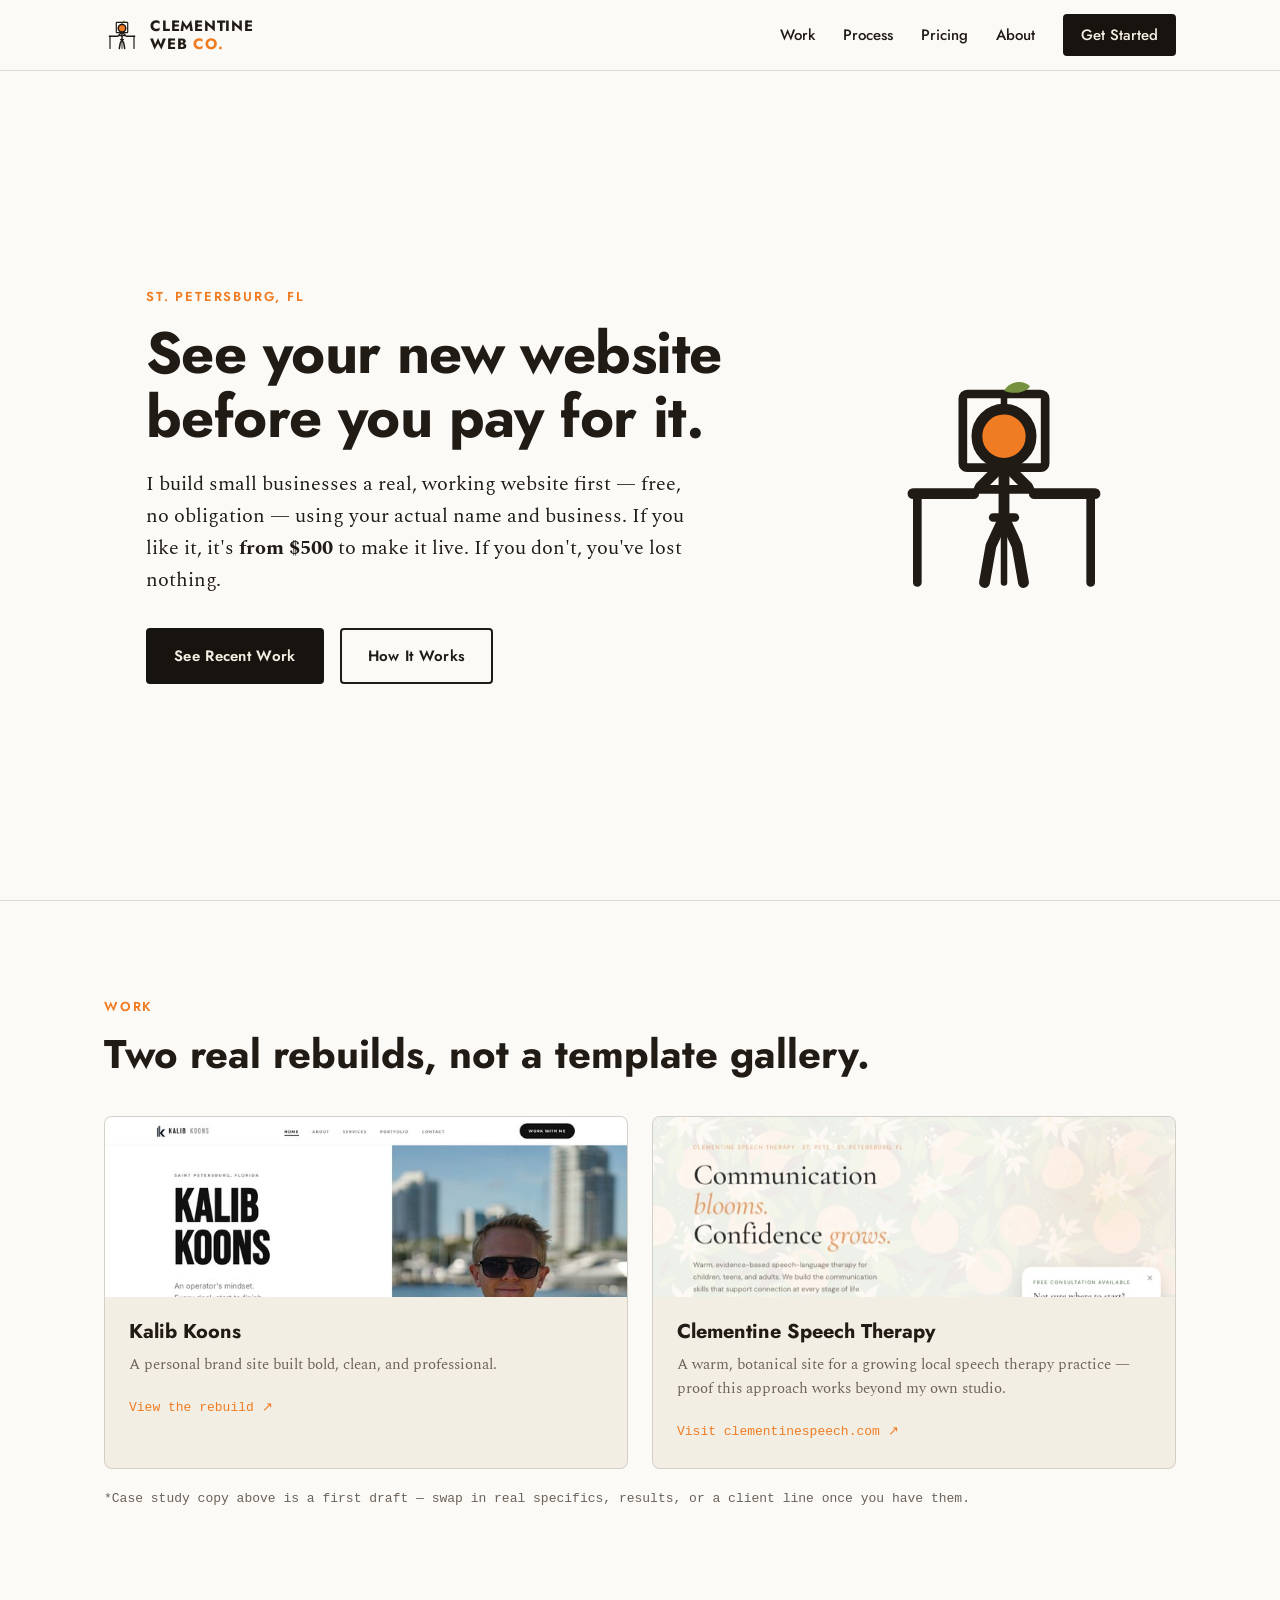
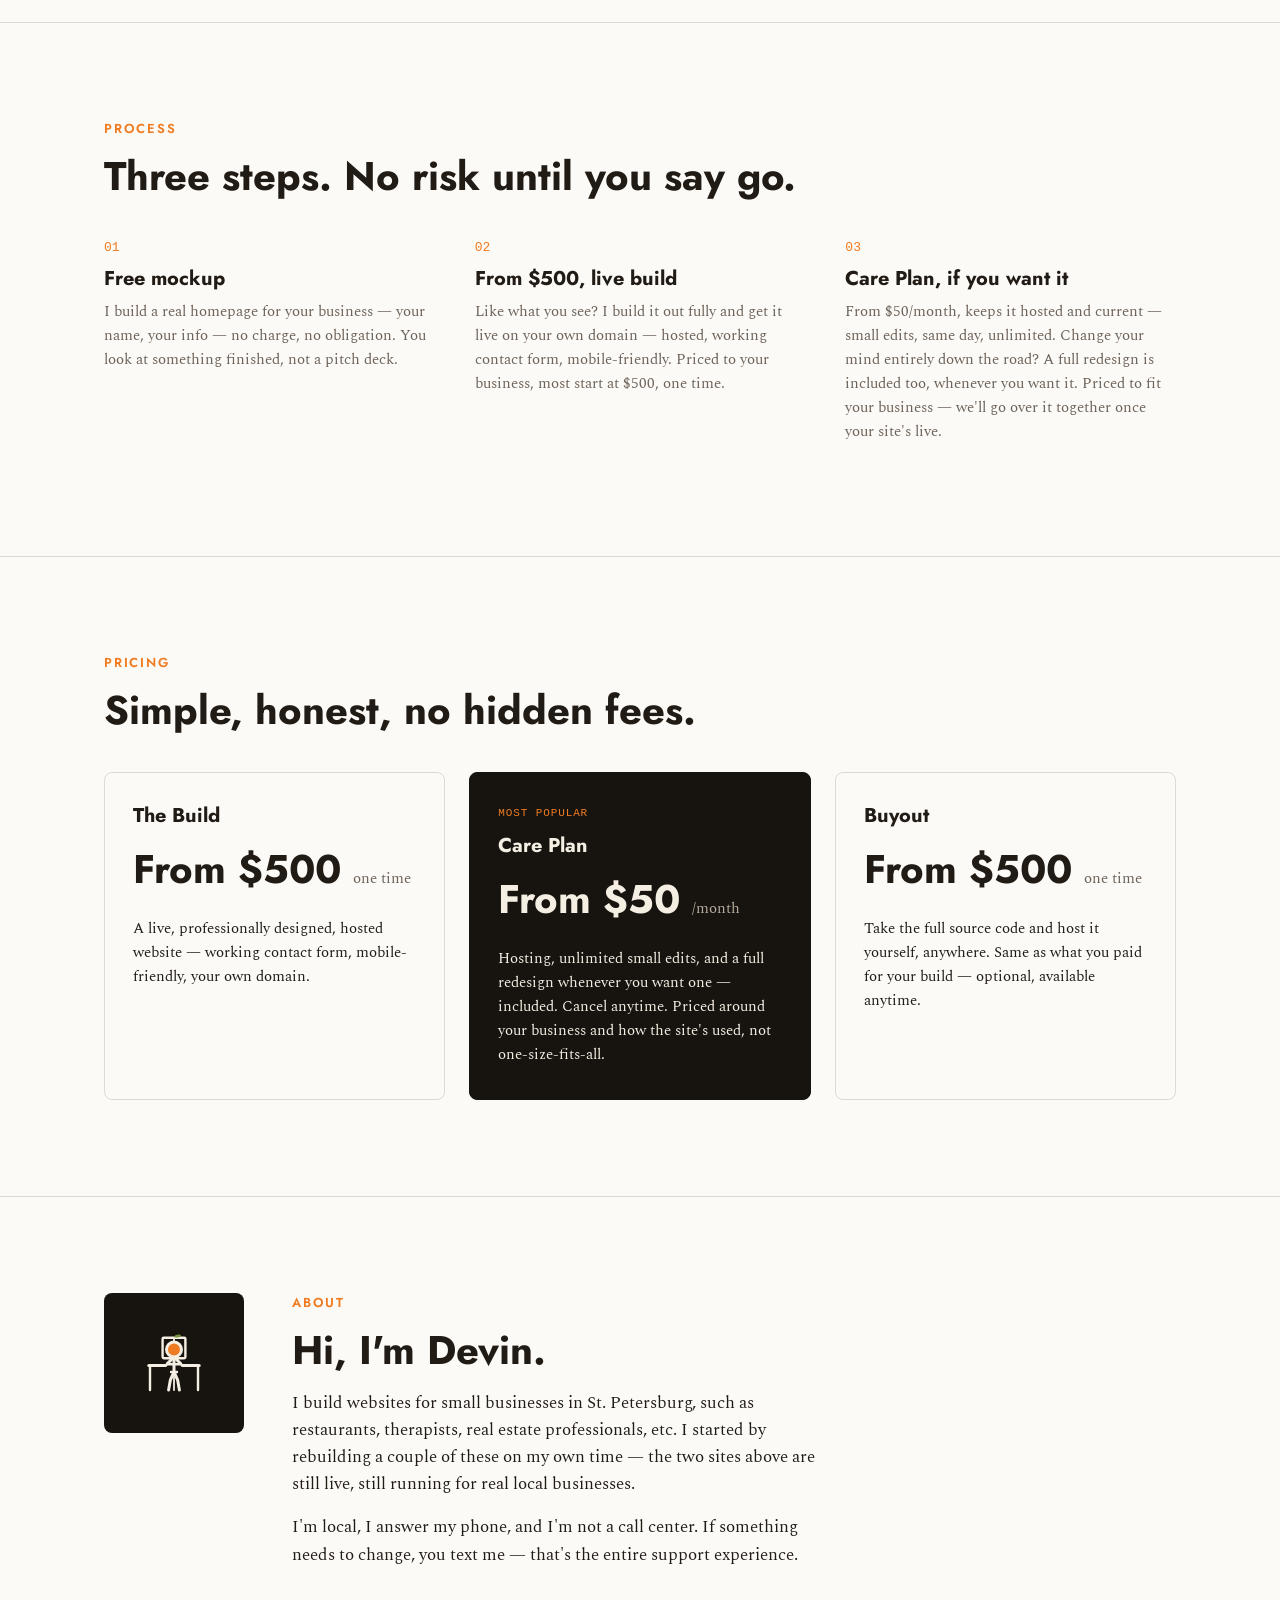
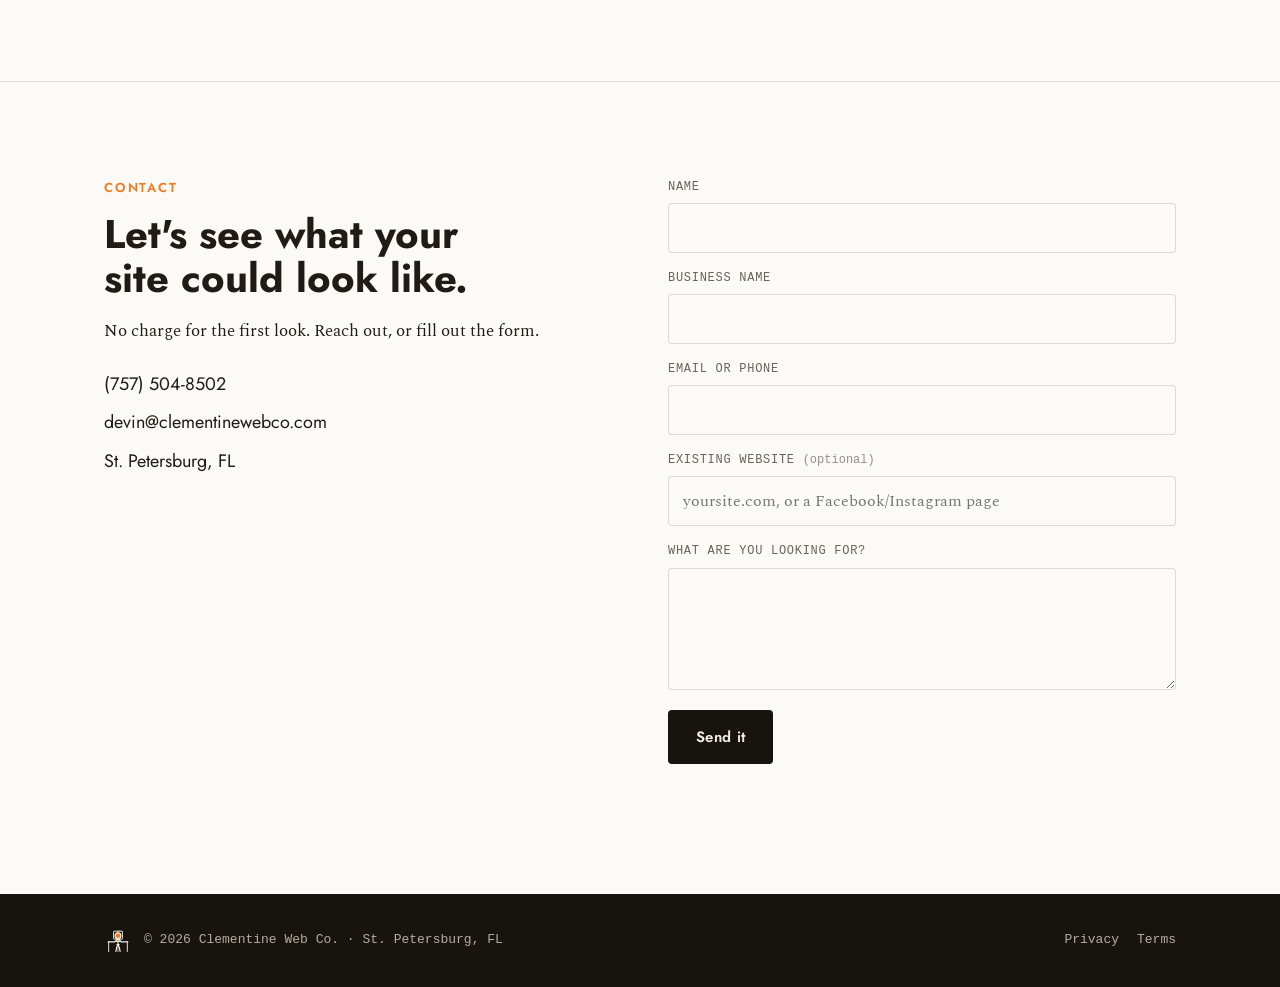
<file: index.html>
<!doctype html>
<html lang="en">
<head>
<meta charset="UTF-8">
<title>Redirecting…</title>
<!-- Local-dev convenience only: not deployed. The GitHub Pages workflow
     only publishes the site/ folder, so this never ships to the live site.
     It just makes "Go Live" from the project root land on the real
     homepage instead of a directory listing. -->
<meta http-equiv="refresh" content="0; url=site/index.html">
<script>location.replace('site/index.html');</script>
</head>
<body>
<p>Redirecting to <a href="site/index.html">the site</a>…</p>
</body>
</html>
</file>
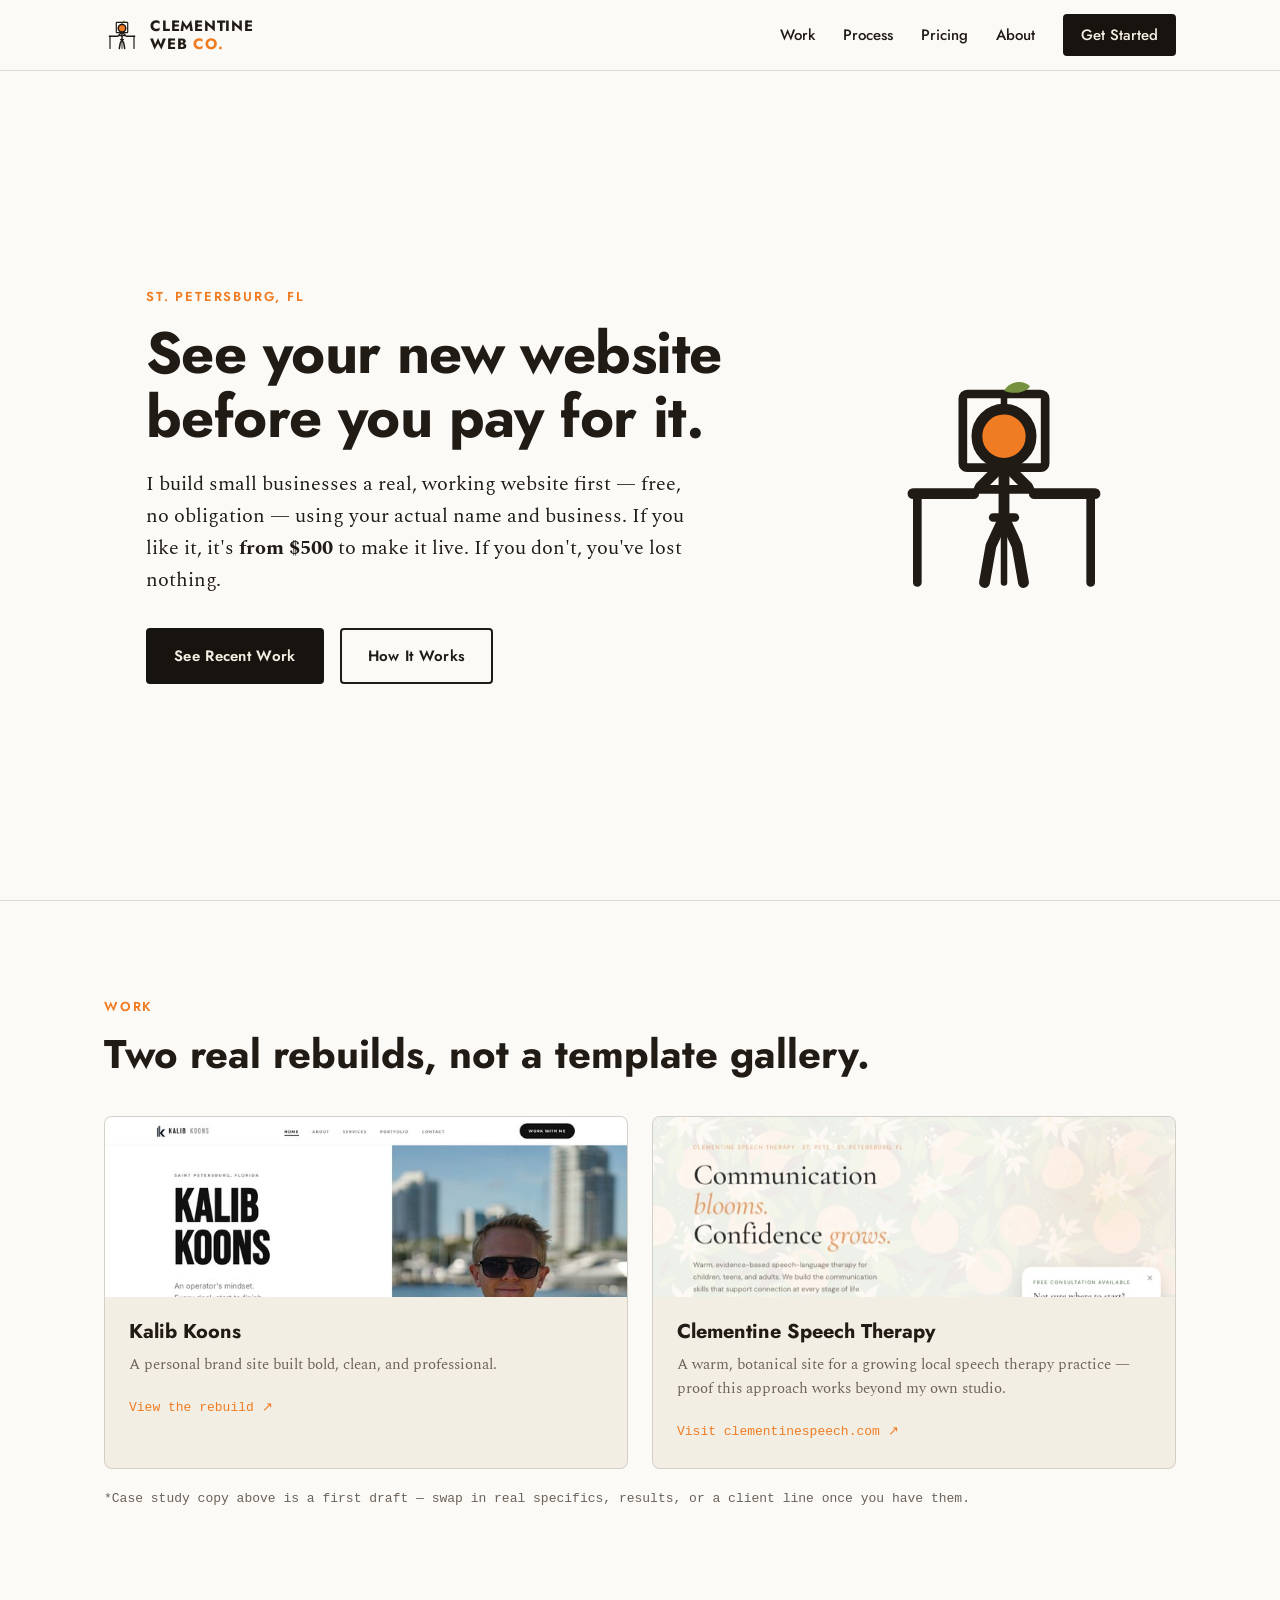
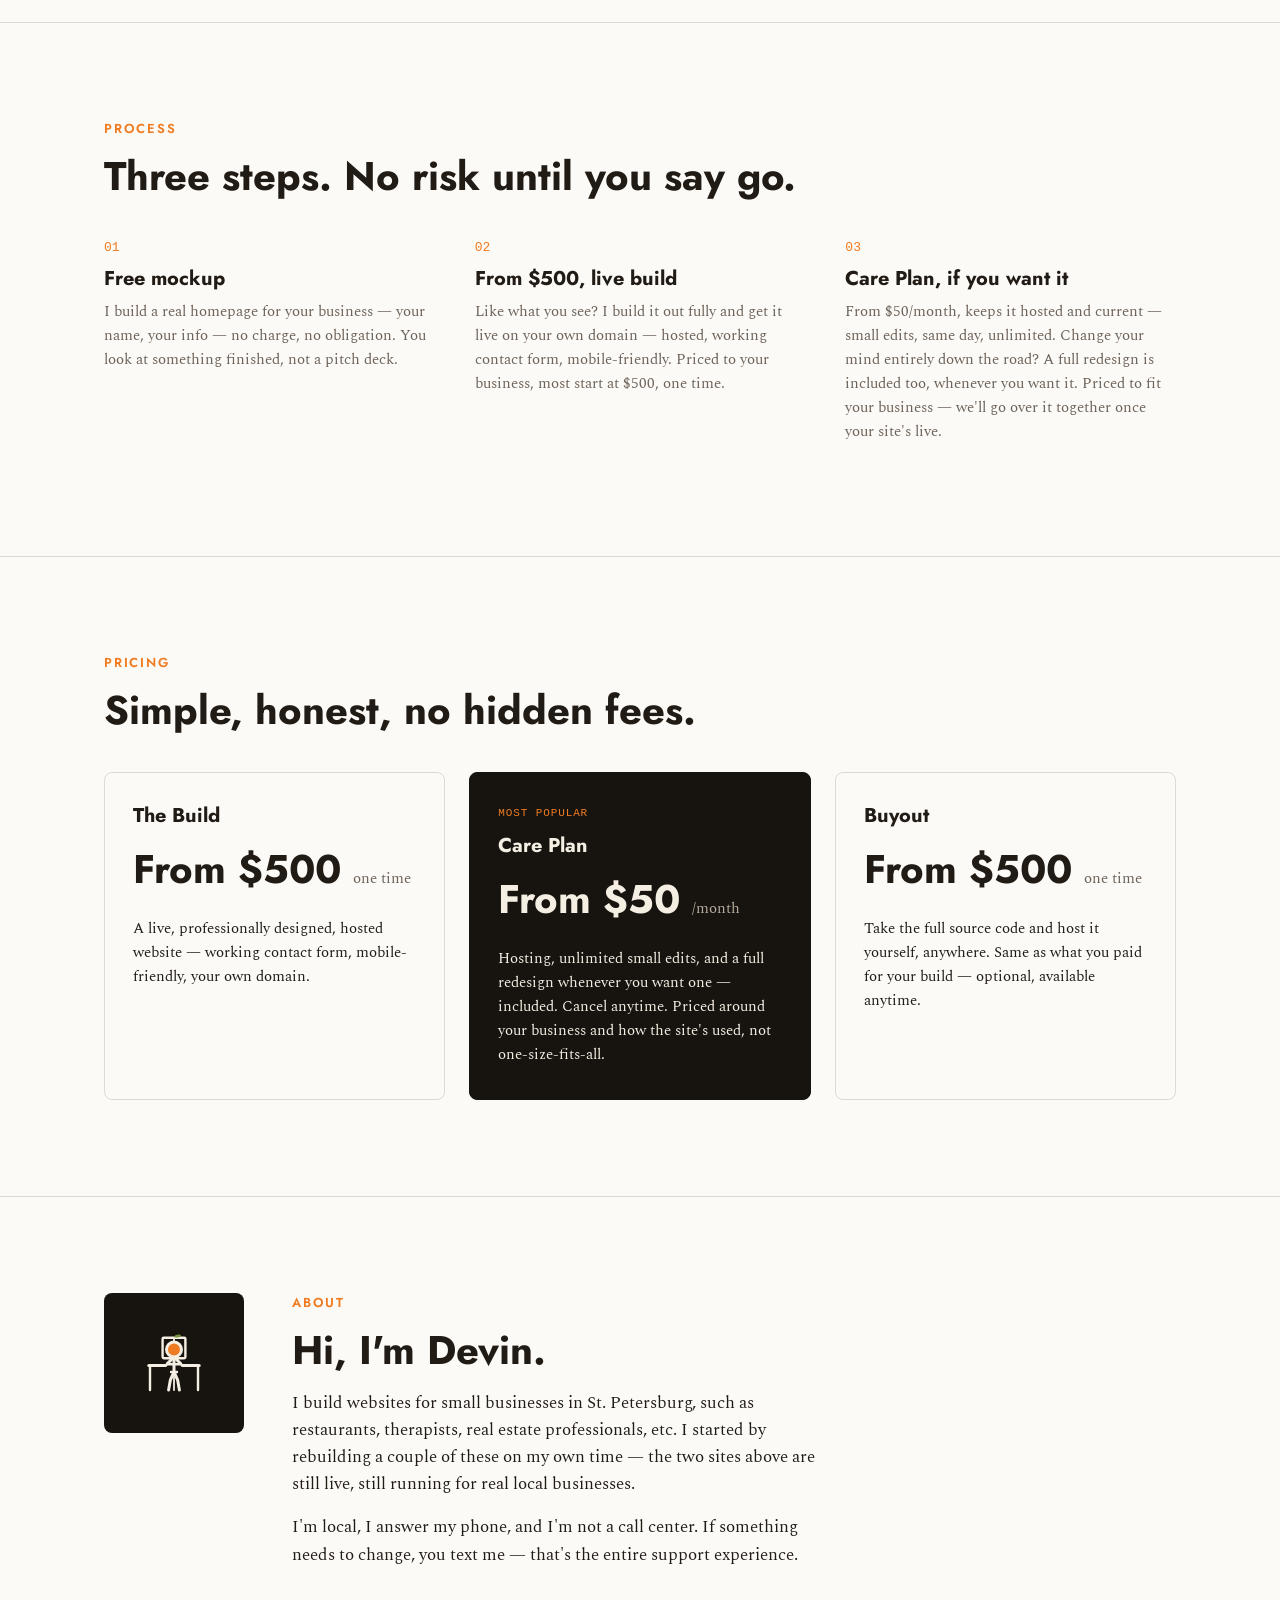
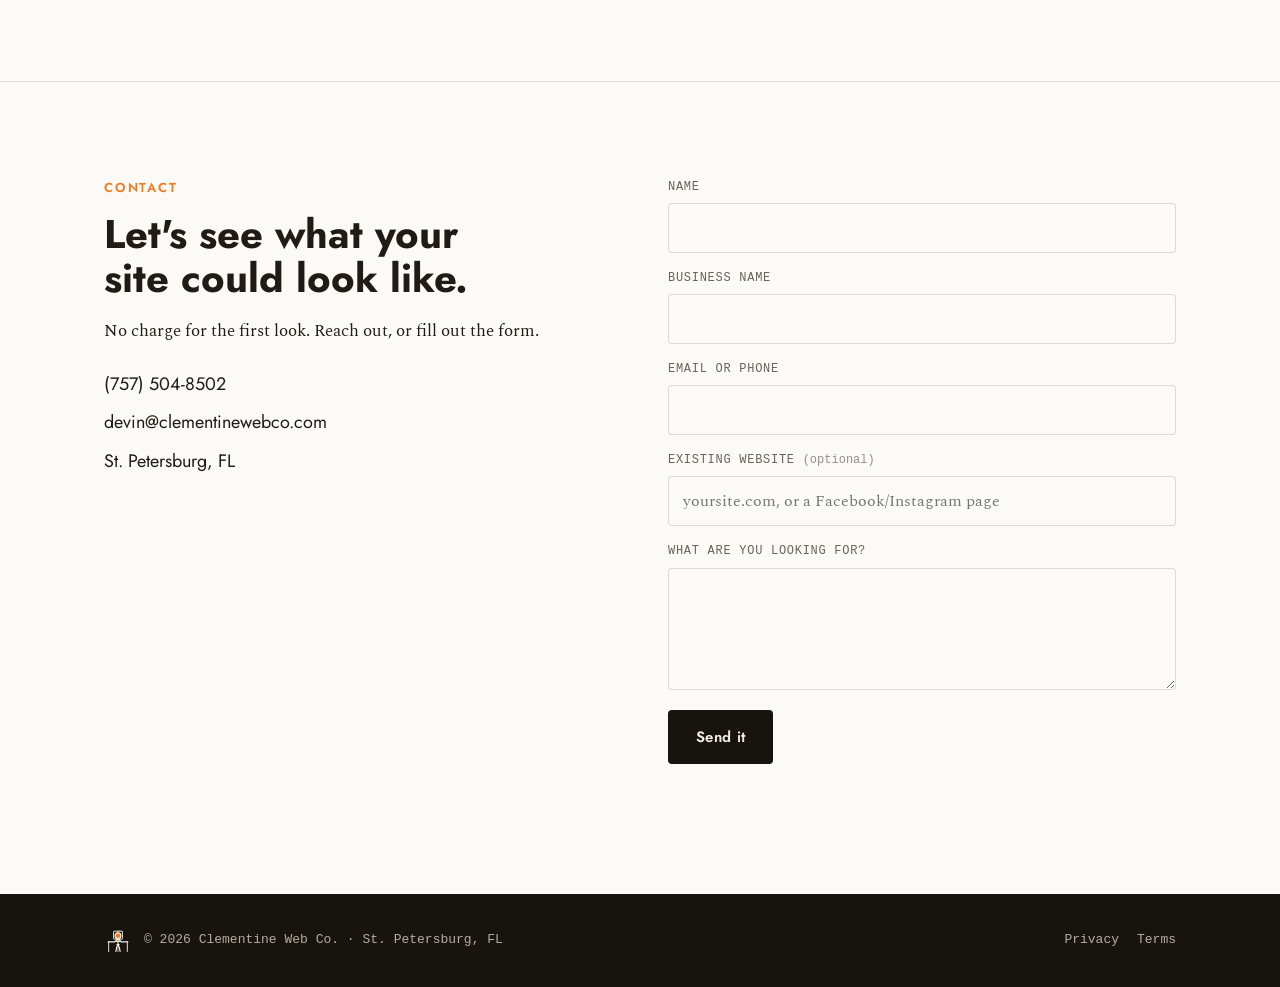
<file: site/index.html>
<!doctype html>
<html lang="en">
<head>
<meta charset="UTF-8">
<meta name="viewport" content="width=device-width, initial-scale=1">
<title>Clementine Web Co. — Websites for St. Petersburg Small Businesses</title>
<meta name="description" content="See your new website before you pay for it. Clementine Web Co. builds small businesses in St. Petersburg, FL a real, working website first — free — then from $500 to go live.">

<!-- Rich link previews (iMessage, Slack, social) -->
<meta property="og:type" content="website">
<meta property="og:url" content="https://clementinewebco.com/">
<meta property="og:title" content="Clementine Web Co. — Websites for St. Petersburg Small Businesses">
<meta property="og:description" content="See your new website before you pay for it — free, no obligation. Then from $500 to go live.">
<meta property="og:image" content="https://clementinewebco.com/images/og-share-v2.png">
<meta property="og:image:width" content="1200">
<meta property="og:image:height" content="630">
<meta name="twitter:card" content="summary_large_image">
<meta name="twitter:title" content="Clementine Web Co. — Websites for St. Petersburg Small Businesses">
<meta name="twitter:description" content="See your new website before you pay for it — free, no obligation. Then from $500 to go live.">
<meta name="twitter:image" content="https://clementinewebco.com/images/og-share-v2.png">

<link rel="icon" type="image/svg+xml" href="brand/clementine-mark-on-light.svg">
<link rel="icon" type="image/png" sizes="180x180" href="images/apple-touch-icon.png">
<link rel="icon" type="image/png" sizes="32x32" href="images/favicon-32.png">
<link rel="apple-touch-icon" href="images/apple-touch-icon.png">
<link rel="preconnect" href="https://fonts.googleapis.com">
<link rel="preconnect" href="https://fonts.gstatic.com" crossorigin>
<link href="https://fonts.googleapis.com/css2?family=Jost:wght@400;500;600;700&family=Spectral:ital,wght@0,400;0,500;0,600;1,400&display=swap" rel="stylesheet">
<link rel="stylesheet" href="styles.css">
</head>
<body>

<a class="skip-link" href="#main">Skip to content</a>

<header class="site-header">
  <div class="wrap header-inner">
    <a class="brand" href="#top" aria-label="Clementine Web Co. — home">
      <img src="brand/clementine-mark-on-light.svg" alt="" class="brand-mark" width="36" height="36">
      <span class="brand-word">Clementine<span class="brand-word-2">Web <em>Co.</em></span></span>
    </a>
    <button class="nav-toggle" id="navToggle" aria-expanded="false" aria-controls="primaryNav">
      <span></span><span></span><span></span>
      <span class="sr-only">Menu</span>
    </button>
    <nav class="primary-nav" id="primaryNav">
      <a href="#work">Work</a>
      <a href="#process">Process</a>
      <a href="#pricing">Pricing</a>
      <a href="#about">About</a>
      <a href="#contact" class="nav-cta">Get Started</a>
    </nav>
  </div>
</header>

<main id="main">

  <section class="hero" id="top">
    <div class="wrap hero-inner">
      <div class="hero-copy">
        <p class="eyebrow">St. Petersburg, FL</p>
        <h1 class="text-balance">See your new website before you pay for it.</h1>
        <p class="lede">I build small businesses a real, working website first — free, no obligation — using your actual name and business. If you like it, it's <strong>from $500</strong> to make it live. If you don't, you've lost nothing.</p>
        <div class="hero-actions">
          <a href="#work" class="btn btn-primary">See Recent Work</a>
          <a href="#process" class="btn btn-ghost">How It Works</a>
        </div>
      </div>
      <img class="hero-mark" src="brand/clementine-mark-on-light.svg" alt="" width="260" height="260">
    </div>
  </section>

  <section class="work" id="work">
    <div class="wrap">
      <p class="eyebrow">Work</p>
      <h2 class="text-balance">Two real rebuilds, not a template gallery.</h2>
      <div class="case-grid">
        <a class="case-card" href="https://dljackson97.github.io/kalibkoons/index.html" target="_blank" rel="noopener">
          <img class="case-card-top" src="images/kalibkoons-thumb.jpg" alt="Screenshot of the Kalib Koons site rebuild" loading="lazy" width="700" height="292">
          <div class="case-card-body">
            <h3>Kalib Koons</h3>
            <p>A personal brand site built bold, clean, and professional.</p>
            <span class="case-link">View the rebuild ↗</span>
          </div>
        </a>
        <a class="case-card" href="https://clementinespeech.com" target="_blank" rel="noopener">
          <img class="case-card-top" src="images/clementinespeech-thumb.jpg" alt="Screenshot of the clementinespeech.com homepage" loading="lazy" width="700" height="292">
          <div class="case-card-body">
            <h3>Clementine Speech Therapy</h3>
            <p>A warm, botanical site for a growing local speech therapy practice — proof this approach works beyond my own studio.</p>
            <span class="case-link">Visit clementinespeech.com ↗</span>
          </div>
        </a>
      </div>
      <p class="case-note">*Case study copy above is a first draft — swap in real specifics, results, or a client line once you have them.</p>
    </div>
  </section>

  <section class="process" id="process">
    <div class="wrap">
      <p class="eyebrow">Process</p>
      <h2 class="text-balance">Three steps. No risk until you say go.</h2>
      <ol class="process-list">
        <li>
          <span class="process-num">01</span>
          <h3>Free mockup</h3>
          <p>I build a real homepage for your business — your name, your info — no charge, no obligation. You look at something finished, not a pitch deck.</p>
        </li>
        <li>
          <span class="process-num">02</span>
          <h3>From $500, live build</h3>
          <p>Like what you see? I build it out fully and get it live on your own domain — hosted, working contact form, mobile-friendly. Priced to your business, most start at $500, one time.</p>
        </li>
        <li>
          <span class="process-num">03</span>
          <h3>Care Plan, if you want it</h3>
          <p>From $50/month, keeps it hosted and current — small edits, same day, unlimited. Change your mind entirely down the road? A full redesign is included too, whenever you want it. Priced to fit your business — we'll go over it together once your site's live.</p>
        </li>
      </ol>
    </div>
  </section>

  <section class="pricing" id="pricing">
    <div class="wrap">
      <p class="eyebrow">Pricing</p>
      <h2 class="text-balance">Simple, honest, no hidden fees.</h2>
      <div class="price-grid">
        <div class="price-card">
          <h3>The Build</h3>
          <p class="price-num">From $500 <span>one time</span></p>
          <p>A live, professionally designed, hosted website — working contact form, mobile-friendly, your own domain.</p>
        </div>
        <div class="price-card price-card-featured">
          <p class="price-badge">Most Popular</p>
          <h3>Care Plan</h3>
          <p class="price-num">From $50 <span>/month</span></p>
          <p>Hosting, unlimited small edits, and a full redesign whenever you want one — included. Cancel anytime. Priced around your business and how the site's used, not one-size-fits-all.</p>
        </div>
        <div class="price-card">
          <h3>Buyout</h3>
          <p class="price-num">From $500 <span>one time</span></p>
          <p>Take the full source code and host it yourself, anywhere. Same as what you paid for your build — optional, available anytime.</p>
        </div>
      </div>
    </div>
  </section>

  <section class="about" id="about">
    <div class="wrap about-inner">
      <div class="about-photo" role="img" aria-label="Portrait of Devin, founder of Clementine Web Co. — placeholder, add a real photo">
        <img src="brand/clementine-mark-on-dark.svg" alt="" width="72" height="72">
      </div>
      <div class="about-copy">
        <p class="eyebrow">About</p>
        <h2 class="text-balance">Hi, I'm Devin.</h2>
        <p>I build websites for small businesses in St. Petersburg, such as restaurants, therapists, real estate professionals, etc. I started by rebuilding a couple of these on my own time — the two sites above are still live, still running for real local businesses. <!-- DRAFT paragraph — replace with your real story: how you got started, your background before this, why St. Pete specifically --></p>
        <p>I'm local, I answer my phone, and I'm not a call center. If something needs to change, you text me — that's the entire support experience.</p>
      </div>
    </div>
  </section>

  <section class="contact" id="contact">
    <div class="wrap contact-inner">
      <div>
        <p class="eyebrow">Contact</p>
        <h2 class="text-balance">Let's see what your site could look like.</h2>
        <p>No charge for the first look. Reach out, or fill out the form.</p>
        <ul class="contact-list">
          <li><a href="tel:+17575048502">(757) 504-8502</a></li>
          <li><a href="mailto:devin@clementinewebco.com">devin@clementinewebco.com</a></li>
          <li>St. Petersburg, FL</li>
        </ul>
      </div>
      <form class="contact-form" id="contactForm" action="https://api.web3forms.com/submit" method="POST">
        <!-- Get a free access key at web3forms.com and paste it below before going live -->
        <input type="hidden" name="access_key" value="6d9ef402-cc7d-4136-9e6e-997a4b5ffb2f">
        <input type="hidden" name="subject" value="New inquiry from clementinewebco.com">
        <div class="form-row">
          <label for="name">Name</label>
          <input type="text" id="name" name="name" required autocomplete="name">
        </div>
        <div class="form-row">
          <label for="business">Business name</label>
          <input type="text" id="business" name="business" autocomplete="organization">
        </div>
        <div class="form-row">
          <label for="contactInfo">Email or phone</label>
          <input type="text" id="contactInfo" name="contact info" required autocomplete="email">
        </div>
        <div class="form-row">
          <label for="existingWebsite">Existing website <span class="optional">(optional)</span></label>
          <input type="text" id="existingWebsite" name="existing website" autocomplete="url" placeholder="yoursite.com, or a Facebook/Instagram page">
        </div>
        <div class="form-row">
          <label for="message">What are you looking for?</label>
          <textarea id="message" name="message" rows="4"></textarea>
        </div>
        <button type="submit" class="btn btn-primary form-submit">Send it</button>
        <p class="form-status" id="formStatus" role="status" aria-live="polite"></p>
      </form>
    </div>
  </section>

</main>

<footer class="site-footer">
  <div class="wrap footer-inner">
    <img src="brand/clementine-mark-on-dark.svg" alt="" width="28" height="28">
    <p>© <span id="year"></span> Clementine Web Co. · St. Petersburg, FL</p>
    <nav class="footer-nav">
      <a href="privacy.html">Privacy</a>
      <a href="terms.html">Terms</a>
    </nav>
  </div>
</footer>

<div class="site-popup" id="sitePopup" role="dialog" aria-label="Contact prompt">
  <button class="site-popup-close" id="sitePopupClose" aria-label="Close">&times;</button>
  <h3>Thinking about a new site?</h3>
  <p>Free mockup, no obligation — see it before you pay a cent.</p>
  <a href="#contact" class="btn btn-primary">Contact Me Today</a>
</div>

<script src="script.js"></script>
</body>
</html>
</file>
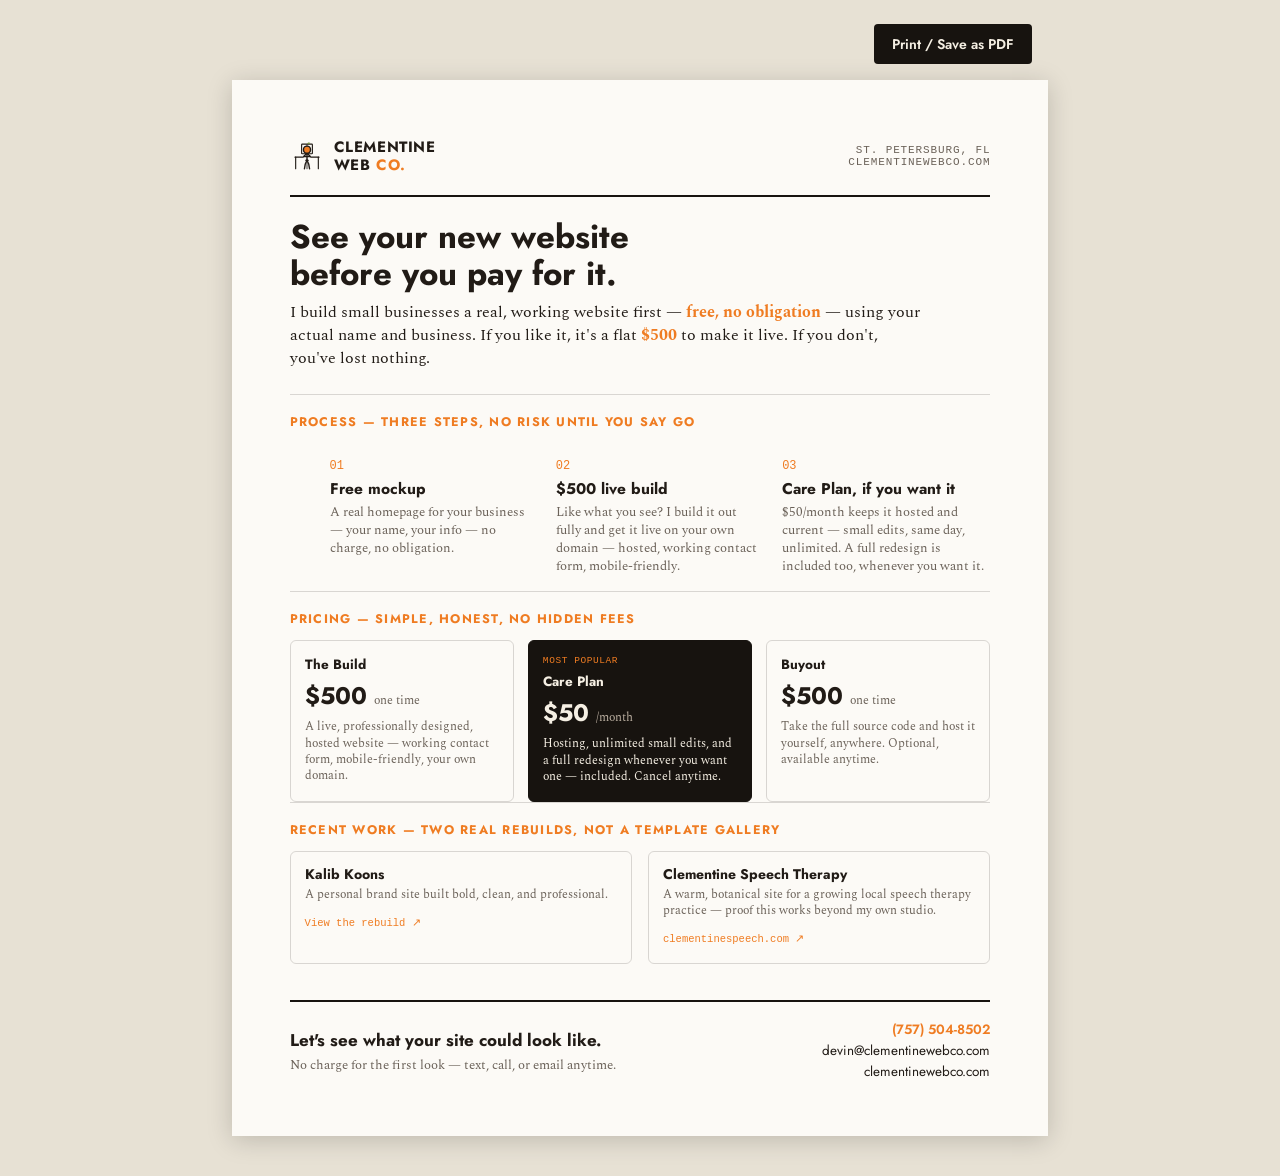
<file: site/flyer.html>
<!doctype html>
<html lang="en">
<head>
<meta charset="UTF-8">
<meta name="viewport" content="width=device-width, initial-scale=1">
<title>Clementine Web Co. — Flyer</title>
<meta name="description" content="Printable one-page flyer for Clementine Web Co.: process, pricing, and recent work.">
<meta name="robots" content="noindex">
<link rel="icon" type="image/svg+xml" href="brand/clementine-mark-on-light.svg">
<link rel="icon" type="image/png" sizes="180x180" href="images/apple-touch-icon.png">
<link rel="preconnect" href="https://fonts.googleapis.com">
<link rel="preconnect" href="https://fonts.gstatic.com" crossorigin>
<link href="https://fonts.googleapis.com/css2?family=Jost:wght@400;500;600;700&family=Spectral:ital,wght@0,400;0,500;0,600;1,400&display=swap" rel="stylesheet">
<style>
  :root {
    --ink: #211B16;
    --paper: #FCFAF6;
    --paper-2: #F3EEE4;
    --rule: rgba(33, 27, 22, 0.16);
    --muted: #6B6259;
    --citrus: #EF7C22;
    --leaf: #74923F;
    --black: #17130F;
    --cream: #F5EFE3;
    --font-display: "Jost", Futura, "Century Gothic", "Avenir Next", "Segoe UI", sans-serif;
    --font-body: "Spectral", "Iowan Old Style", "Palatino Linotype", Georgia, serif;
    --font-mono: ui-monospace, "SF Mono", Menlo, monospace;
  }
  * { box-sizing: border-box; }
  html, body { margin: 0; padding: 0; }
  body {
    background: #E7E1D4;
    color: var(--ink);
    font-family: var(--font-body);
    -webkit-font-smoothing: antialiased;
  }

  .print-bar {
    max-width: 8.5in;
    margin: 24px auto 0;
    padding: 0 16px;
    display: flex;
    justify-content: flex-end;
  }
  .print-bar button {
    font-family: var(--font-display);
    font-weight: 600;
    font-size: 14px;
    background: var(--black);
    color: var(--cream);
    border: none;
    border-radius: 4px;
    padding: 10px 18px;
    cursor: pointer;
  }
  .print-bar button:hover { background: var(--citrus); color: var(--black); }

  .page {
    width: 8.5in;
    height: 11in;
    margin: 16px auto 40px;
    padding: 0.55in 0.6in;
    background: var(--paper);
    box-shadow: 0 4px 24px rgba(0,0,0,0.18);
    display: flex;
    flex-direction: column;
  }

  /* ---- Header ---- */
  .flyer-header {
    display: flex;
    align-items: center;
    justify-content: space-between;
    padding-bottom: 16px;
    border-bottom: 2px solid var(--black);
  }
  .flyer-brand {
    display: flex;
    align-items: center;
    gap: 10px;
  }
  .flyer-brand img { display: block; }
  .flyer-brand-word {
    font-family: var(--font-display);
    font-weight: 700;
    text-transform: uppercase;
    letter-spacing: 0.04em;
    font-size: 15px;
    line-height: 1.2;
  }
  .flyer-brand-word em { color: var(--citrus); font-style: normal; }
  .flyer-eyebrow {
    font-family: var(--font-mono);
    font-size: 11px;
    letter-spacing: 0.08em;
    text-transform: uppercase;
    color: var(--muted);
    text-align: right;
  }

  .flyer-hero { padding: 22px 0 24px; }
  .flyer-hero h1 {
    font-family: var(--font-display);
    font-weight: 700;
    font-size: 33px;
    line-height: 1.12;
    margin: 0 0 8px;
    max-width: 8in;
  }
  .flyer-hero p {
    font-size: 15.5px;
    line-height: 1.5;
    margin: 0;
    max-width: 6.6in;
    color: var(--ink);
  }
  .flyer-hero strong { color: var(--citrus); }

  h2.flyer-h2 {
    font-family: var(--font-display);
    font-weight: 700;
    font-size: 12.5px;
    text-transform: uppercase;
    letter-spacing: 0.1em;
    color: var(--citrus);
    margin: 0 0 12px;
    padding-top: 18px;
    border-top: 1px solid var(--rule);
  }

  /* ---- Process ---- */
  .flyer-process {
    display: grid;
    grid-template-columns: repeat(3, 1fr);
    gap: 18px;
  }
  .flyer-process li {
    list-style: none;
  }
  .flyer-process .num {
    font-family: var(--font-mono);
    font-size: 12px;
    color: var(--citrus);
    display: block;
    margin-bottom: 4px;
  }
  .flyer-process h3 {
    font-family: var(--font-display);
    font-size: 15.5px;
    font-weight: 700;
    margin: 0 0 4px;
  }
  .flyer-process p {
    font-size: 12.5px;
    line-height: 1.42;
    color: var(--muted);
    margin: 0;
  }

  /* ---- Pricing ---- */
  .flyer-pricing {
    display: grid;
    grid-template-columns: repeat(3, 1fr);
    gap: 14px;
  }
  .price-card {
    border: 1px solid var(--rule);
    border-radius: 6px;
    padding: 14px 14px 16px;
  }
  .price-card.featured {
    background: var(--black);
    color: var(--cream);
    border-color: var(--black);
  }
  .price-card h3 {
    font-family: var(--font-display);
    font-size: 13.5px;
    font-weight: 700;
    margin: 0 0 4px;
  }
  .price-card .badge {
    font-family: var(--font-mono);
    font-size: 9.5px;
    text-transform: uppercase;
    letter-spacing: 0.06em;
    color: var(--citrus);
    margin: 0 0 6px;
  }
  .price-card .num {
    font-family: var(--font-display);
    font-weight: 700;
    font-size: 24px;
    margin: 2px 0 6px;
  }
  .price-card .num span {
    font-family: var(--font-body);
    font-weight: 400;
    font-size: 12px;
    color: var(--muted);
  }
  .price-card.featured .num span { color: #B8AC9E; }
  .price-card p:last-child {
    font-size: 11.5px;
    line-height: 1.4;
    margin: 0;
    color: var(--muted);
  }
  .price-card.featured p:last-child { color: var(--cream); }

  /* ---- Work ---- */
  .flyer-work {
    display: grid;
    grid-template-columns: repeat(2, 1fr);
    gap: 16px;
  }
  .work-card {
    border: 1px solid var(--rule);
    border-radius: 6px;
    overflow: hidden;
  }
  .work-card-top { height: 30px; }
  .work-card-top.grad-dark { background: linear-gradient(135deg, var(--black), var(--citrus)); }
  .work-card-top.grad-leaf { background: linear-gradient(135deg, var(--leaf), var(--paper-2)); }
  .work-card-body { padding: 12px 14px 14px; }
  .work-card h3 { font-family: var(--font-display); font-size: 14px; margin: 0 0 3px; }
  .work-card p { font-size: 11.5px; line-height: 1.4; color: var(--muted); margin: 0 0 6px; }
  .work-card .link { font-family: var(--font-mono); font-size: 10.5px; color: var(--citrus); }

  /* ---- Footer / CTA ---- */
  .flyer-footer {
    margin-top: auto;
    padding-top: 18px;
    border-top: 2px solid var(--black);
    display: flex;
    align-items: center;
    justify-content: space-between;
    gap: 20px;
  }
  .flyer-cta h3 {
    font-family: var(--font-display);
    font-weight: 700;
    font-size: 17px;
    margin: 0 0 4px;
  }
  .flyer-cta p { font-size: 12.5px; color: var(--muted); margin: 0; }
  .flyer-contact {
    text-align: right;
    font-family: var(--font-display);
    font-size: 13.5px;
    line-height: 1.55;
  }
  .flyer-contact .accent { color: var(--citrus); font-weight: 600; }

  @media print {
    body { background: var(--paper); }
    .print-bar { display: none; }
    .page {
      margin: 0;
      box-shadow: none;
      width: auto;
      height: auto;
    }
    @page { size: letter portrait; margin: 0; }
  }
</style>
</head>
<body>

<div class="print-bar">
  <button onclick="window.print()">Print / Save as PDF</button>
</div>

<div class="page">

  <div class="flyer-header">
    <div class="flyer-brand">
      <img src="brand/clementine-mark-on-light.svg" alt="" width="34" height="34">
      <span class="flyer-brand-word">Clementine<br>Web <em>Co.</em></span>
    </div>
    <p class="flyer-eyebrow">St. Petersburg, FL<br>clementinewebco.com</p>
  </div>

  <div class="flyer-hero">
    <h1>See your new website<br>before you pay for it.</h1>
    <p>I build small businesses a real, working website first — <strong>free, no obligation</strong> — using your actual name and business. If you like it, it's a flat <strong>$500</strong> to make it live. If you don't, you've lost nothing.</p>
  </div>

  <h2 class="flyer-h2">Process — three steps, no risk until you say go</h2>
  <ol class="flyer-process">
    <li>
      <span class="num">01</span>
      <h3>Free mockup</h3>
      <p>A real homepage for your business — your name, your info — no charge, no obligation.</p>
    </li>
    <li>
      <span class="num">02</span>
      <h3>$500 live build</h3>
      <p>Like what you see? I build it out fully and get it live on your own domain — hosted, working contact form, mobile-friendly.</p>
    </li>
    <li>
      <span class="num">03</span>
      <h3>Care Plan, if you want it</h3>
      <p>$50/month keeps it hosted and current — small edits, same day, unlimited. A full redesign is included too, whenever you want it.</p>
    </li>
  </ol>

  <h2 class="flyer-h2">Pricing — simple, honest, no hidden fees</h2>
  <div class="flyer-pricing">
    <div class="price-card">
      <h3>The Build</h3>
      <p class="num">$500 <span>one time</span></p>
      <p>A live, professionally designed, hosted website — working contact form, mobile-friendly, your own domain.</p>
    </div>
    <div class="price-card featured">
      <p class="badge">Most Popular</p>
      <h3>Care Plan</h3>
      <p class="num">$50 <span>/month</span></p>
      <p>Hosting, unlimited small edits, and a full redesign whenever you want one — included. Cancel anytime.</p>
    </div>
    <div class="price-card">
      <h3>Buyout</h3>
      <p class="num">$500 <span>one time</span></p>
      <p>Take the full source code and host it yourself, anywhere. Optional, available anytime.</p>
    </div>
  </div>

  <h2 class="flyer-h2">Recent work — two real rebuilds, not a template gallery</h2>
  <div class="flyer-work">
    <div class="work-card">
      <span class="work-card-top grad-dark"></span>
      <div class="work-card-body">
        <h3>Kalib Koons</h3>
        <p>A personal brand site built bold, clean, and professional.</p>
        <span class="link">View the rebuild ↗</span>
      </div>
    </div>
    <div class="work-card">
      <span class="work-card-top grad-leaf"></span>
      <div class="work-card-body">
        <h3>Clementine Speech Therapy</h3>
        <p>A warm, botanical site for a growing local speech therapy practice — proof this works beyond my own studio.</p>
        <span class="link">clementinespeech.com ↗</span>
      </div>
    </div>
  </div>

  <div class="flyer-footer">
    <div class="flyer-cta">
      <h3>Let's see what your site could look like.</h3>
      <p>No charge for the first look — text, call, or email anytime.</p>
    </div>
    <div class="flyer-contact">
      <div class="accent">(757) 504-8502</div>
      <div>devin@clementinewebco.com</div>
      <div>clementinewebco.com</div>
    </div>
  </div>

</div>

</body>
</html>
</file>
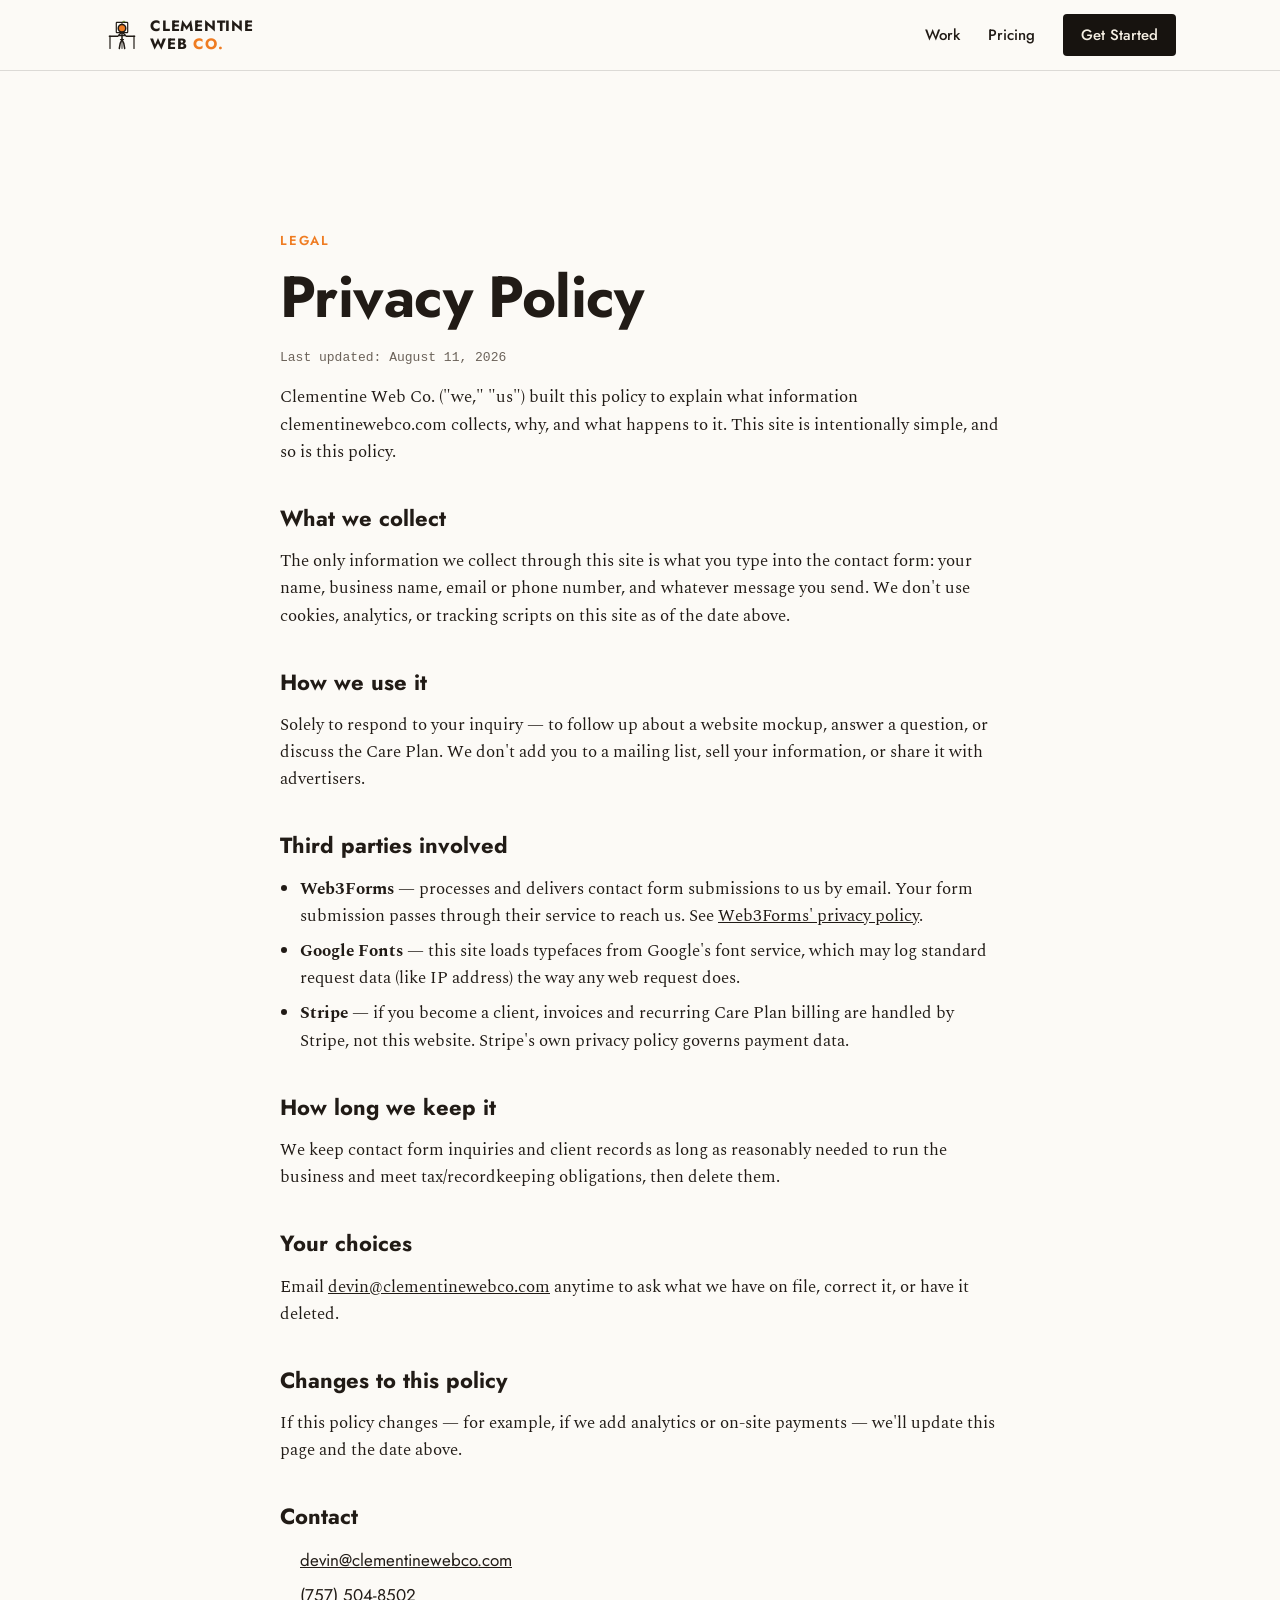
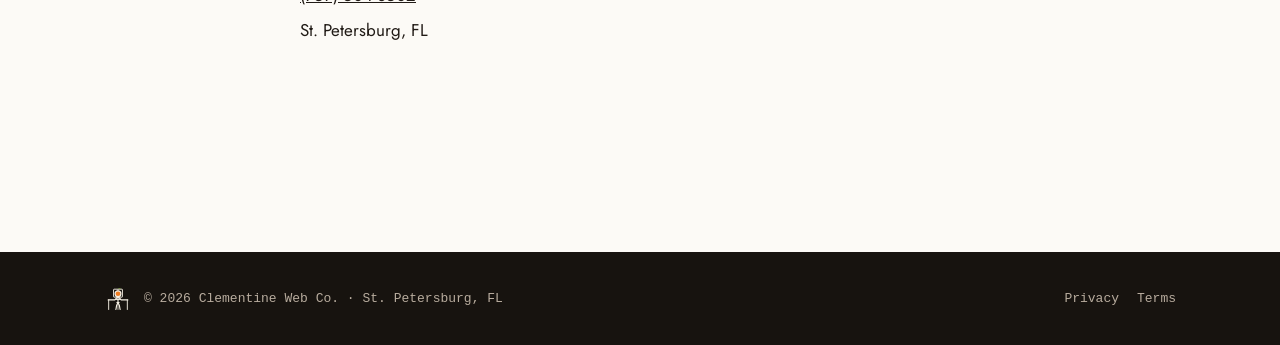
<file: site/privacy.html>
<!doctype html>
<html lang="en">
<head>
<meta charset="UTF-8">
<meta name="viewport" content="width=device-width, initial-scale=1">
<title>Privacy Policy — Clementine Web Co.</title>
<meta name="description" content="How Clementine Web Co. collects, uses, and protects information from clementinewebco.com.">
<meta name="robots" content="noindex">
<link rel="icon" type="image/svg+xml" href="brand/clementine-mark-on-light.svg">
<link rel="icon" type="image/png" sizes="180x180" href="images/apple-touch-icon.png">
<link rel="preconnect" href="https://fonts.googleapis.com">
<link rel="preconnect" href="https://fonts.gstatic.com" crossorigin>
<link href="https://fonts.googleapis.com/css2?family=Jost:wght@400;500;600;700&family=Spectral:ital,wght@0,400;0,500;0,600;1,400&display=swap" rel="stylesheet">
<link rel="stylesheet" href="styles.css">
</head>
<body>

<a class="skip-link" href="#main">Skip to content</a>

<header class="site-header">
  <div class="wrap header-inner">
    <a class="brand" href="index.html" aria-label="Clementine Web Co. — home">
      <img src="brand/clementine-mark-on-light.svg" alt="" class="brand-mark" width="36" height="36">
      <span class="brand-word">Clementine<span class="brand-word-2">Web <em>Co.</em></span></span>
    </a>
    <button class="nav-toggle" id="navToggle" aria-expanded="false" aria-controls="primaryNav">
      <span></span><span></span><span></span>
      <span class="sr-only">Menu</span>
    </button>
    <nav class="primary-nav" id="primaryNav">
      <a href="index.html#work">Work</a>
      <a href="index.html#pricing">Pricing</a>
      <a href="index.html#contact" class="nav-cta">Get Started</a>
    </nav>
  </div>
</header>

<main id="main">
  <section class="legal">
    <div class="wrap legal-page">
      <p class="eyebrow">Legal</p>
      <h1 class="text-balance">Privacy Policy</h1>
      <p class="legal-updated">Last updated: August 11, 2026</p>

      <!-- DRAFT — plain-language boilerplate reflecting what this site currently does (Web3Forms contact form, Google Fonts, no analytics/cookies). Have a lawyer review before relying on this, and update it if you add analytics, Stripe checkout, or other data collection. -->

      <p>Clementine Web Co. ("we," "us") built this policy to explain what information clementinewebco.com collects, why, and what happens to it. This site is intentionally simple, and so is this policy.</p>

      <h2>What we collect</h2>
      <p>The only information we collect through this site is what you type into the contact form: your name, business name, email or phone number, and whatever message you send. We don't use cookies, analytics, or tracking scripts on this site as of the date above.</p>

      <h2>How we use it</h2>
      <p>Solely to respond to your inquiry — to follow up about a website mockup, answer a question, or discuss the Care Plan. We don't add you to a mailing list, sell your information, or share it with advertisers.</p>

      <h2>Third parties involved</h2>
      <ul>
        <li><strong>Web3Forms</strong> — processes and delivers contact form submissions to us by email. Your form submission passes through their service to reach us. See <a href="https://web3forms.com/privacy" target="_blank" rel="noopener">Web3Forms' privacy policy</a>.</li>
        <li><strong>Google Fonts</strong> — this site loads typefaces from Google's font service, which may log standard request data (like IP address) the way any web request does.</li>
        <li><strong>Stripe</strong> — if you become a client, invoices and recurring Care Plan billing are handled by Stripe, not this website. Stripe's own privacy policy governs payment data.</li>
      </ul>

      <h2>How long we keep it</h2>
      <p>We keep contact form inquiries and client records as long as reasonably needed to run the business and meet tax/recordkeeping obligations, then delete them.</p>

      <h2>Your choices</h2>
      <p>Email <a href="mailto:devin@clementinewebco.com">devin@clementinewebco.com</a> anytime to ask what we have on file, correct it, or have it deleted.</p>

      <h2>Changes to this policy</h2>
      <p>If this policy changes — for example, if we add analytics or on-site payments — we'll update this page and the date above.</p>

      <h2>Contact</h2>
      <ul class="legal-contact">
        <li><a href="mailto:devin@clementinewebco.com">devin@clementinewebco.com</a></li>
        <li><a href="tel:+17575048502">(757) 504-8502</a></li>
        <li>St. Petersburg, FL</li>
      </ul>
    </div>
  </section>
</main>

<footer class="site-footer">
  <div class="wrap footer-inner">
    <img src="brand/clementine-mark-on-dark.svg" alt="" width="28" height="28">
    <p>© <span id="year"></span> Clementine Web Co. · St. Petersburg, FL</p>
    <nav class="footer-nav">
      <a href="privacy.html">Privacy</a>
      <a href="terms.html">Terms</a>
    </nav>
  </div>
</footer>

<script src="script.js"></script>
</body>
</html>
</file>
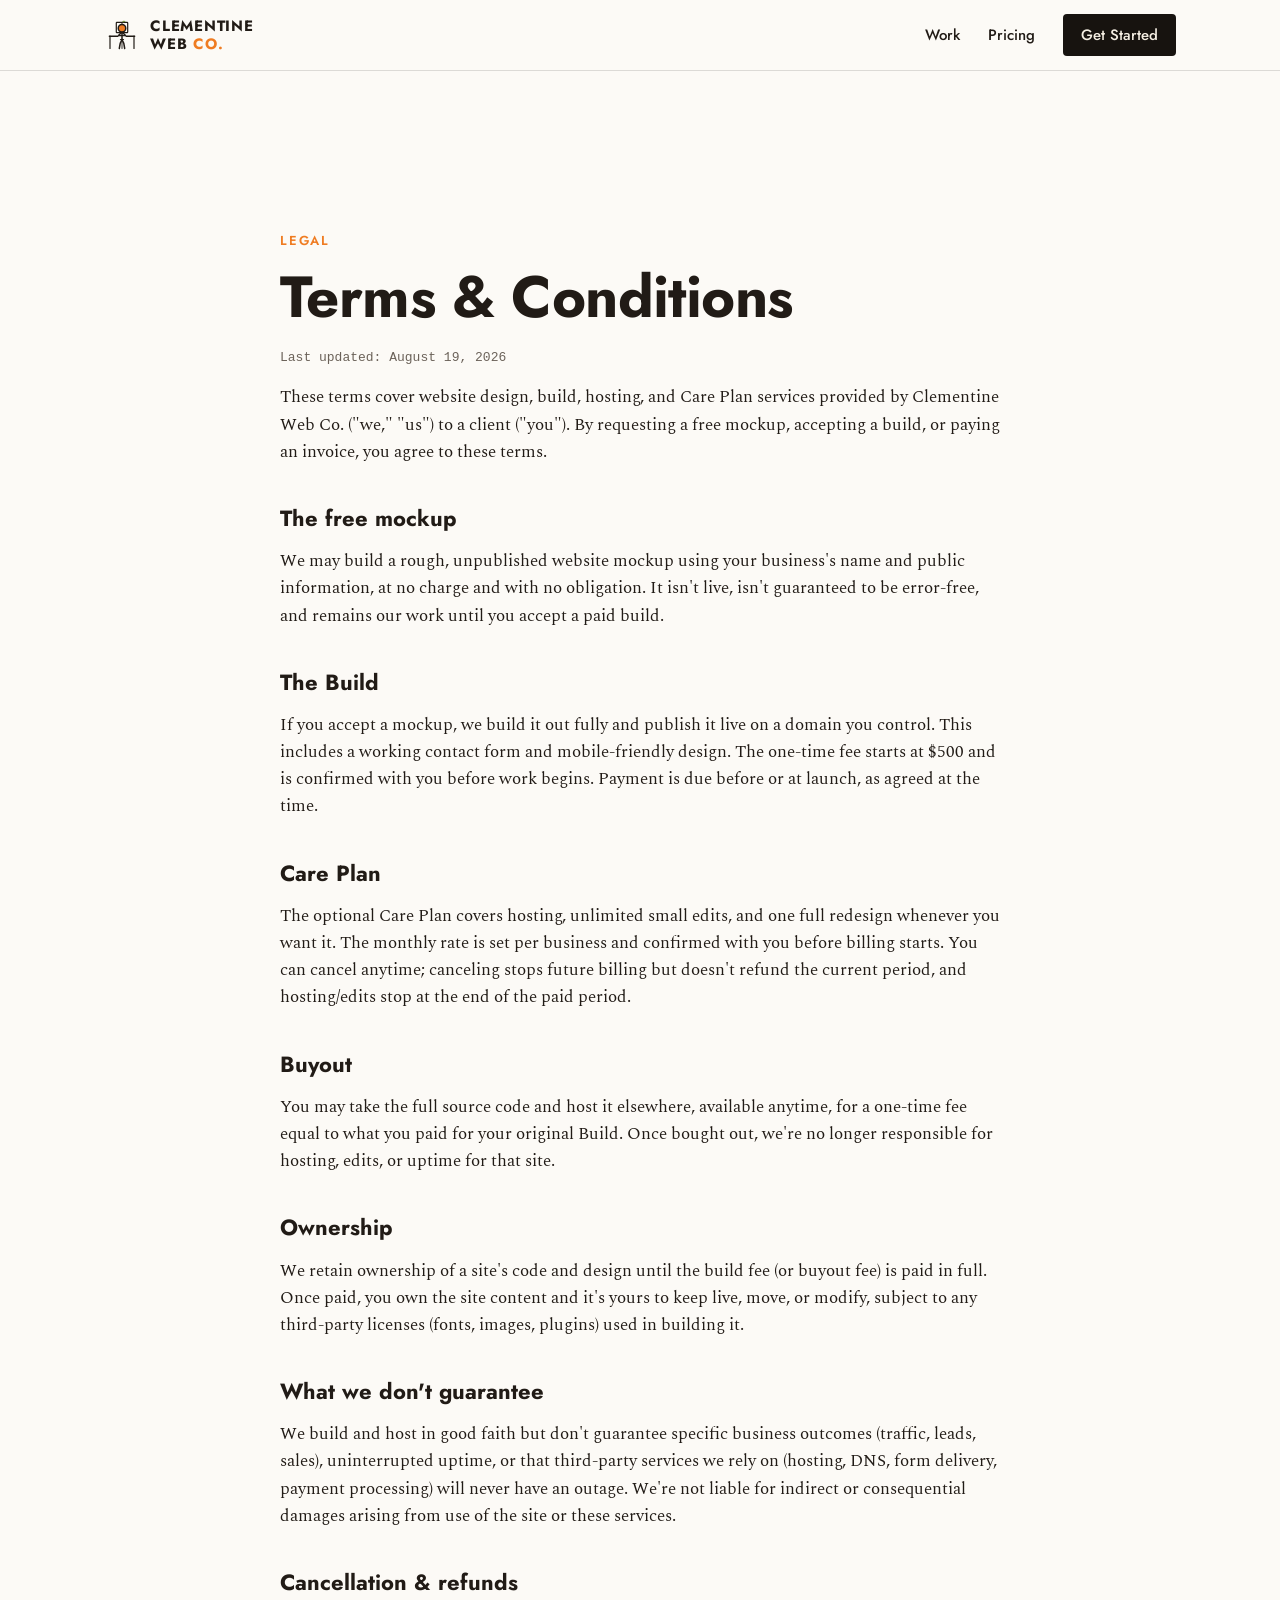
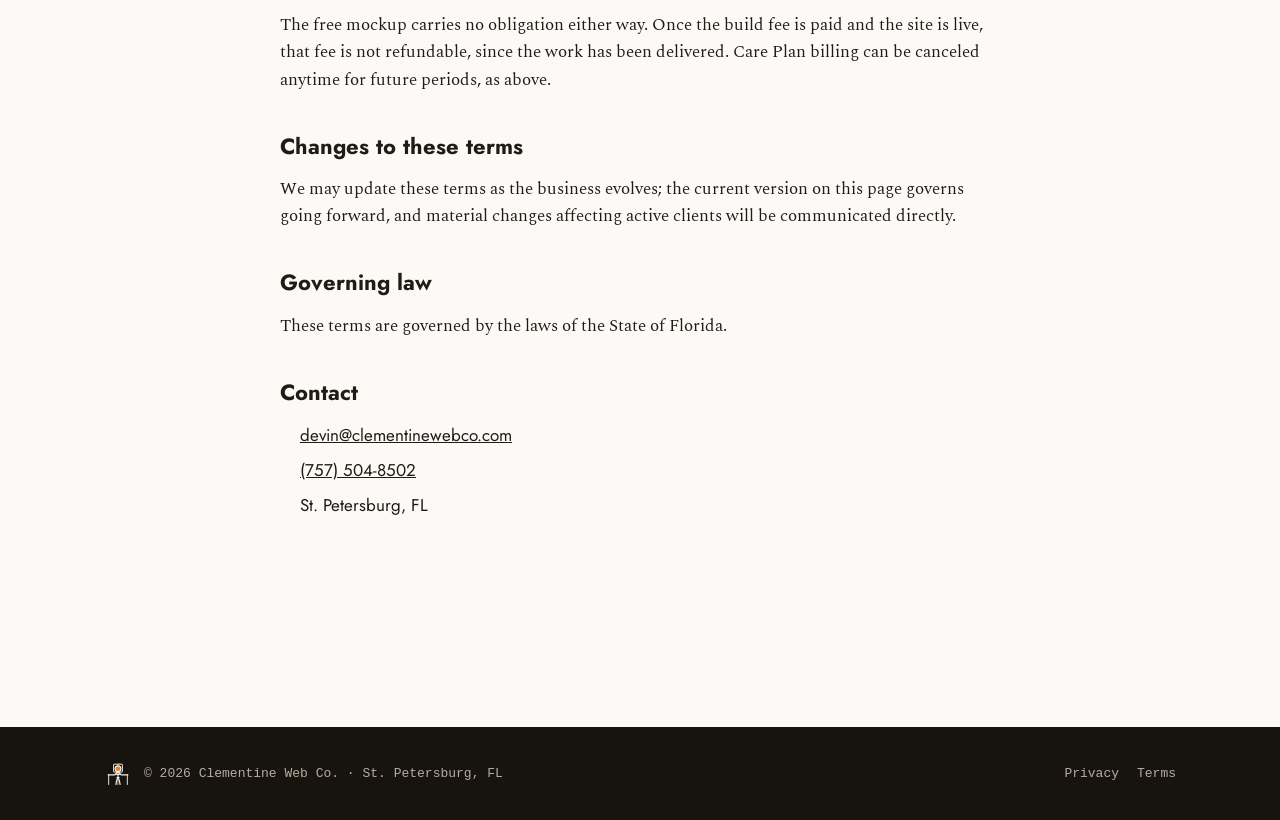
<file: site/terms.html>
<!doctype html>
<html lang="en">
<head>
<meta charset="UTF-8">
<meta name="viewport" content="width=device-width, initial-scale=1">
<title>Terms &amp; Conditions — Clementine Web Co.</title>
<meta name="description" content="Terms and conditions for Clementine Web Co. website design, hosting, and Care Plan services.">
<meta name="robots" content="noindex">
<link rel="icon" type="image/svg+xml" href="brand/clementine-mark-on-light.svg">
<link rel="icon" type="image/png" sizes="180x180" href="images/apple-touch-icon.png">
<link rel="preconnect" href="https://fonts.googleapis.com">
<link rel="preconnect" href="https://fonts.gstatic.com" crossorigin>
<link href="https://fonts.googleapis.com/css2?family=Jost:wght@400;500;600;700&family=Spectral:ital,wght@0,400;0,500;0,600;1,400&display=swap" rel="stylesheet">
<link rel="stylesheet" href="styles.css">
</head>
<body>

<a class="skip-link" href="#main">Skip to content</a>

<header class="site-header">
  <div class="wrap header-inner">
    <a class="brand" href="index.html" aria-label="Clementine Web Co. — home">
      <img src="brand/clementine-mark-on-light.svg" alt="" class="brand-mark" width="36" height="36">
      <span class="brand-word">Clementine<span class="brand-word-2">Web <em>Co.</em></span></span>
    </a>
    <button class="nav-toggle" id="navToggle" aria-expanded="false" aria-controls="primaryNav">
      <span></span><span></span><span></span>
      <span class="sr-only">Menu</span>
    </button>
    <nav class="primary-nav" id="primaryNav">
      <a href="index.html#work">Work</a>
      <a href="index.html#pricing">Pricing</a>
      <a href="index.html#contact" class="nav-cta">Get Started</a>
    </nav>
  </div>
</header>

<main id="main">
  <section class="legal">
    <div class="wrap legal-page">
      <p class="eyebrow">Legal</p>
      <h1 class="text-balance">Terms &amp; Conditions</h1>
      <p class="legal-updated">Last updated: August 19, 2026</p>

      <!-- DRAFT — plain-language boilerplate matching the free-mockup / from-$500 build / from-$50 Care Plan / from-$500 buyout model described on the pricing section and in the business plan. Have a lawyer review and replace this with (or back it up with) a signed Website Development & Care Plan Agreement per client before taking real payment. -->

      <p>These terms cover website design, build, hosting, and Care Plan services provided by Clementine Web Co. ("we," "us") to a client ("you"). By requesting a free mockup, accepting a build, or paying an invoice, you agree to these terms.</p>

      <h2>The free mockup</h2>
      <p>We may build a rough, unpublished website mockup using your business's name and public information, at no charge and with no obligation. It isn't live, isn't guaranteed to be error-free, and remains our work until you accept a paid build.</p>

      <h2>The Build</h2>
      <p>If you accept a mockup, we build it out fully and publish it live on a domain you control. This includes a working contact form and mobile-friendly design. The one-time fee starts at $500 and is confirmed with you before work begins. Payment is due before or at launch, as agreed at the time.</p>

      <h2>Care Plan</h2>
      <p>The optional Care Plan covers hosting, unlimited small edits, and one full redesign whenever you want it. The monthly rate is set per business and confirmed with you before billing starts. You can cancel anytime; canceling stops future billing but doesn't refund the current period, and hosting/edits stop at the end of the paid period.</p>

      <h2>Buyout</h2>
      <p>You may take the full source code and host it elsewhere, available anytime, for a one-time fee equal to what you paid for your original Build. Once bought out, we're no longer responsible for hosting, edits, or uptime for that site.</p>

      <h2>Ownership</h2>
      <p>We retain ownership of a site's code and design until the build fee (or buyout fee) is paid in full. Once paid, you own the site content and it's yours to keep live, move, or modify, subject to any third-party licenses (fonts, images, plugins) used in building it.</p>

      <h2>What we don't guarantee</h2>
      <p>We build and host in good faith but don't guarantee specific business outcomes (traffic, leads, sales), uninterrupted uptime, or that third-party services we rely on (hosting, DNS, form delivery, payment processing) will never have an outage. We're not liable for indirect or consequential damages arising from use of the site or these services.</p>

      <h2>Cancellation &amp; refunds</h2>
      <p>The free mockup carries no obligation either way. Once the build fee is paid and the site is live, that fee is not refundable, since the work has been delivered. Care Plan billing can be canceled anytime for future periods, as above.</p>

      <h2>Changes to these terms</h2>
      <p>We may update these terms as the business evolves; the current version on this page governs going forward, and material changes affecting active clients will be communicated directly.</p>

      <h2>Governing law</h2>
      <p>These terms are governed by the laws of the State of Florida.</p>

      <h2>Contact</h2>
      <ul class="legal-contact">
        <li><a href="mailto:devin@clementinewebco.com">devin@clementinewebco.com</a></li>
        <li><a href="tel:+17575048502">(757) 504-8502</a></li>
        <li>St. Petersburg, FL</li>
      </ul>
    </div>
  </section>
</main>

<footer class="site-footer">
  <div class="wrap footer-inner">
    <img src="brand/clementine-mark-on-dark.svg" alt="" width="28" height="28">
    <p>© <span id="year"></span> Clementine Web Co. · St. Petersburg, FL</p>
    <nav class="footer-nav">
      <a href="privacy.html">Privacy</a>
      <a href="terms.html">Terms</a>
    </nav>
  </div>
</footer>

<script src="script.js"></script>
</body>
</html>
</file>
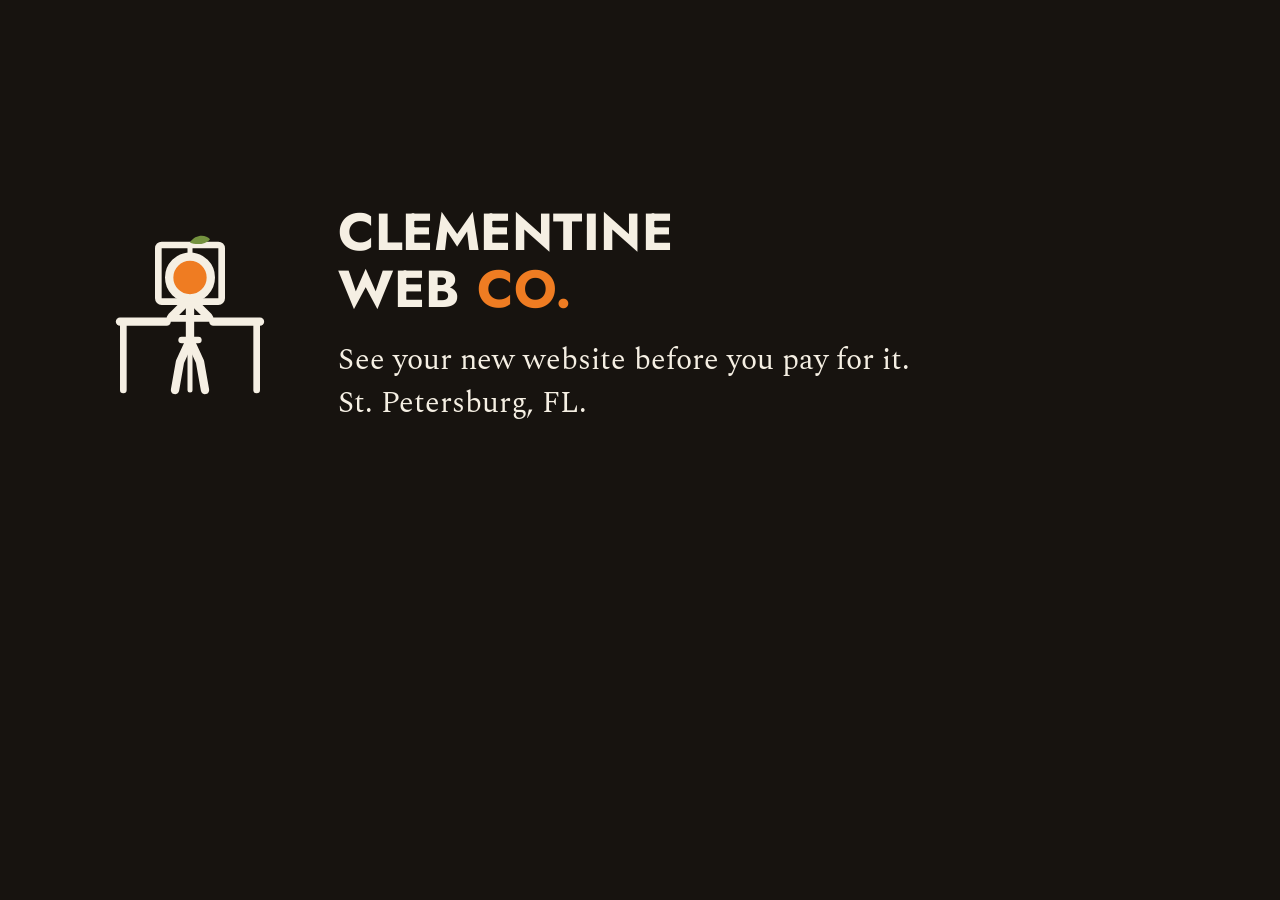
<file: site/images/og-share-source.html>
<!--
Source for the social/link-preview card (og:image + twitter:image in
index.html — currently og-share-v2.png). Not linked from any live page —
kept here purely so the image can be edited and re-rendered instead of
reverse-engineered from the PNG.

To regenerate after an edit:
  "/Applications/Google Chrome.app/Contents/MacOS/Google Chrome" --headless \
    --disable-gpu --no-sandbox --window-size=1200,630 \
    --screenshot="og-share-vN.png" --virtual-time-budget=3000 \
    "file://$(pwd)/og-share-source.html"
Then save the output under a NEW filename (increment the version suffix,
e.g. og-share-v3.png) and update the og:image/twitter:image URLs in
index.html to match — messaging apps cache link-preview images by URL,
so overwriting the same filename won't clear stale cached copies (see
commit 0fa53fc, the same fix applied to the email signature logo).
-->
<!doctype html>
<html lang="en">
<head>
<meta charset="UTF-8">
<meta name="viewport" content="width=device-width, initial-scale=1">
<title>OG share image source — Clementine Web Co.</title>
<link rel="preconnect" href="https://fonts.googleapis.com">
<link rel="preconnect" href="https://fonts.gstatic.com" crossorigin>
<link href="https://fonts.googleapis.com/css2?family=Jost:wght@400;500;600;700&family=Spectral:ital,wght@0,500;0,600;1,400&display=swap" rel="stylesheet">
<style>
  * { margin: 0; padding: 0; box-sizing: border-box; }
  html, body {
    width: 1200px;
    height: 630px;
    background: #17130F;
    overflow: hidden;
  }
  .wrap {
    display: flex;
    align-items: center;
    gap: 48px;
    width: 1200px;
    height: 630px;
    padding: 0 90px;
  }
  .mark { flex: none; width: 200px; height: 200px; }
  .copy { flex: 1; }
  .brand {
    font-family: "Jost", Futura, "Century Gothic", "Avenir Next", sans-serif;
    font-weight: 700;
    font-size: 52px;
    line-height: 1.08;
    color: #F5EFE3;
    text-transform: uppercase;
    letter-spacing: 0.01em;
  }
  .brand .co { color: #EF7C22; }
  .tagline {
    font-family: "Spectral", "Iowan Old Style", "Palatino Linotype", Georgia, serif;
    font-weight: 400;
    font-size: 30px;
    line-height: 1.45;
    color: #F5EFE3;
    margin-top: 22px;
  }
</style>
</head>
<body>
  <div class="wrap">
    <svg class="mark" viewBox="0 0 240 240" role="img" aria-label="Clementine Web Co. mark">
      <rect x="82" y="36" width="76" height="68" rx="4" fill="none" stroke="#F5EFE3" stroke-width="8" />
      <g fill="none" stroke="#F5EFE3" stroke-width="10" stroke-linecap="round" stroke-linejoin="round">
        <line x1="36" y1="128" x2="92" y2="128" />
        <line x1="148" y1="128" x2="204" y2="128" />
        <line x1="40" y1="128" x2="40" y2="210" stroke-width="8" />
        <line x1="200" y1="128" x2="200" y2="210" stroke-width="8" />
        <line x1="96" y1="124" x2="144" y2="124" stroke-width="8" />
        <line x1="110" y1="150" x2="130" y2="150" stroke-width="8" />
        <line x1="120" y1="150" x2="120" y2="210" stroke-width="6" />
        <polyline points="120,150 108,176 102,210" />
        <polyline points="120,150 132,176 138,210" />
        <line x1="120" y1="150" x2="120" y2="100" />
        <line x1="120" y1="100" x2="98" y2="122" />
        <line x1="120" y1="100" x2="142" y2="122" />
        <line x1="120" y1="50" x2="120" y2="40" stroke-width="6" />
      </g>
      <circle cx="120" cy="75" r="25" fill="#EF7C22" stroke="#F5EFE3" stroke-width="10" />
      <path d="M120,33 C126,23 139,23 144,29 C139,36 126,36 120,33 Z" fill="#74923F" />
    </svg>
    <div class="copy">
      <div class="brand">CLEMENTINE<br>WEB <span class="co">CO.</span></div>
      <div class="tagline">See your new website before you pay for it.<br>St. Petersburg, FL.</div>
    </div>
  </div>
</body>
</html>
</file>
<file: site/styles.css>
/* Clementine Web Co. — main stylesheet */

:root {
  /* White background is the fixed default — doesn't follow system dark mode. */
  --ink: #211B16;
  --paper: #FCFAF6;
  --paper-2: #F3EEE4;
  --rule: rgba(33, 27, 22, 0.14);
  --muted: #6B6259;
  --citrus: #EF7C22;
  --leaf: #74923F;
  --black: #17130F;
  --cream: #F5EFE3;

  --font-display: "Jost", Futura, "Century Gothic", "Avenir Next", "Segoe UI", sans-serif;
  --font-body: "Spectral", "Iowan Old Style", "Palatino Linotype", Georgia, serif;
  --font-mono: ui-monospace, "SF Mono", Menlo, monospace;

  --max: 1120px;
}

/* Dark stays available only via an explicit toggle (data-theme="dark"), not automatically. */
:root[data-theme="dark"] {
  --ink: #F2EAE0;
  --paper: #17130F;
  --paper-2: #1F1912;
  --rule: rgba(242, 234, 224, 0.16);
  --muted: #B8AC9E;
}

* { box-sizing: border-box; }
html { scroll-behavior: smooth; }
html, body { margin: 0; padding: 0; }
html { overflow-x: hidden; } /* safety net: prevents any future overflow from producing a horizontal scrollbar/cut-off content */
body {
  background: var(--paper);
  color: var(--ink);
  font-family: var(--font-body);
  font-size: 17px;
  line-height: 1.6;
  -webkit-font-smoothing: antialiased;
}
@media (prefers-reduced-motion: reduce) {
  html { scroll-behavior: auto; }
  * { animation: none !important; transition: none !important; }
}

img { max-width: 100%; display: block; }

.sr-only {
  position: absolute;
  width: 1px; height: 1px;
  overflow: hidden;
  clip: rect(0 0 0 0);
  white-space: nowrap;
}

.skip-link {
  position: absolute;
  left: -9999px;
  top: 0;
  background: var(--citrus);
  color: var(--black);
  padding: 12px 20px;
  z-index: 100;
  font-family: var(--font-display);
  font-weight: 600;
}
.skip-link:focus {
  left: 12px;
  top: 12px;
}

a { color: inherit; }
:focus-visible {
  outline: 3px solid var(--citrus);
  outline-offset: 2px;
}

.wrap {
  max-width: var(--max);
  margin: 0 auto;
  padding: 0 24px;
}

.text-balance { text-wrap: balance; }

h1, h2, h3 {
  font-family: var(--font-display);
  font-weight: 700;
  margin: 0 0 18px;
  line-height: 1.1;
}
h1 { font-size: clamp(34px, 5.6vw, 58px); letter-spacing: -0.01em; }
h2 { font-size: clamp(28px, 4vw, 40px); }
h3 { font-size: 20px; margin-bottom: 10px; }

p { margin: 0 0 16px; }

.eyebrow {
  font-family: var(--font-display);
  font-weight: 600;
  font-size: 13px;
  letter-spacing: 0.14em;
  text-transform: uppercase;
  color: var(--citrus);
  margin: 0 0 14px;
}

.lede {
  font-size: 20px;
  max-width: min(56ch, 100%);
  color: var(--ink);
}

section { padding: 96px 0; }
section + section { border-top: 1px solid var(--rule); }

/* ---- Buttons ---- */
.btn {
  display: inline-flex;
  align-items: center;
  gap: 8px;
  font-family: var(--font-display);
  font-weight: 600;
  font-size: 15px;
  letter-spacing: 0.02em;
  padding: 14px 26px;
  border-radius: 4px;
  text-decoration: none;
  border: 2px solid transparent;
  cursor: pointer;
}
.btn-primary {
  background: var(--black);
  color: var(--cream);
}
.btn-primary:hover { background: var(--citrus); color: var(--black); }
.btn-ghost {
  border-color: var(--ink);
  color: var(--ink);
  background: transparent;
}
.btn-ghost:hover { border-color: var(--citrus); color: var(--citrus); }

/* ---- Header ---- */
.site-header {
  position: sticky;
  top: 0;
  z-index: 50;
  background: color-mix(in srgb, var(--paper) 92%, transparent);
  -webkit-backdrop-filter: blur(8px);
  backdrop-filter: blur(8px);
  border-bottom: 1px solid var(--rule);
}
.header-inner {
  display: flex;
  align-items: center;
  justify-content: space-between;
  padding-top: 14px;
  padding-bottom: 14px;
}
.brand {
  display: flex;
  align-items: center;
  gap: 10px;
  text-decoration: none;
  color: var(--ink);
}
.brand-mark { flex-shrink: 0; }
.brand-word {
  font-family: var(--font-display);
  font-weight: 700;
  text-transform: uppercase;
  letter-spacing: 0.05em;
  font-size: 15px;
  line-height: 1.2;
  display: flex;
  flex-direction: column;
}
.brand-word-2 em { color: var(--citrus); font-style: normal; }

.primary-nav {
  display: flex;
  align-items: center;
  gap: 28px;
  font-family: var(--font-display);
  font-weight: 500;
  font-size: 15px;
}
.primary-nav a { text-decoration: none; color: var(--ink); }
.primary-nav a:hover { color: var(--citrus); }
.nav-cta {
  background: var(--black);
  color: var(--cream) !important;
  padding: 9px 18px;
  border-radius: 4px;
}
.nav-cta:hover { background: var(--citrus); color: var(--black) !important; }

.nav-toggle {
  display: none;
  flex-direction: column;
  gap: 5px;
  background: none;
  border: none;
  padding: 8px;
  cursor: pointer;
}
.nav-toggle span {
  width: 22px;
  height: 2px;
  background: var(--ink);
  display: block;
}

@media (max-width: 760px) {
  .nav-toggle { display: flex; }
  .primary-nav {
    display: none;
    position: absolute;
    top: 100%;
    left: 0;
    right: 0;
    background: var(--paper);
    border-bottom: 1px solid var(--rule);
    flex-direction: column;
    align-items: flex-start;
    gap: 0;
    padding: 8px 24px 20px;
  }
  .primary-nav a { padding: 12px 0; width: 100%; }
  .primary-nav.open { display: flex; }
  /* Higher specificity than ".primary-nav a" on purpose — otherwise its
     padding:12px 0 wins and strips the button's horizontal padding,
     leaving the label jammed against the edge of the black box. */
  .primary-nav a.nav-cta {
    margin-top: 8px;
    padding: 14px 18px;
    text-align: center;
    box-sizing: border-box;
  }
}

/* ---- Hero ---- */
/* Fills the viewport on load regardless of screen size, so no part of the
   next section is visible until the user actually scrolls. --header-h is
   measured and set by script.js; the 72px fallback covers no-JS/pre-JS. */
.hero {
  min-height: calc(100svh - var(--header-h, 72px));
  padding-top: 88px;
  padding-bottom: 88px;
  border-top: none;
  display: flex;
  align-items: center;
  box-sizing: border-box;
}
.hero-inner {
  display: flex;
  align-items: center;
  justify-content: space-between;
  gap: 48px;
}
.hero-copy { max-width: 680px; }
.hero-mark {
  flex-shrink: 0;
  width: 260px;
  height: 260px;
}
@media (max-width: 900px) {
  .hero-inner { flex-direction: column; }
  .hero-mark { width: 160px; height: 160px; margin: 0 auto 8px; order: -1; }
}
@media (max-width: 480px) {
  .hero-mark { width: 120px; height: 120px; }
}
.hero-actions {
  display: flex;
  gap: 16px;
  flex-wrap: wrap;
  margin-top: 32px;
}

/* ---- Work ---- */
.case-grid {
  display: grid;
  grid-template-columns: repeat(auto-fit, minmax(280px, 1fr));
  gap: 24px;
  margin-top: 40px;
}
.case-card {
  display: block;
  text-decoration: none;
  color: var(--ink);
  border: 1px solid var(--rule);
  border-radius: 8px;
  overflow: hidden;
  background: var(--paper-2);
  transition: transform 0.15s ease;
}
.case-card:hover { transform: translateY(-3px); }
.case-card-top {
  display: block;
  width: 100%;
  height: 180px;
  object-fit: cover;
  object-position: top center;
  background: var(--paper-2); /* shows while the screenshot loads */
}
.case-card-body { padding: 24px; }
.case-card-body p { color: var(--muted); font-size: 15px; }
.case-link {
  font-family: var(--font-mono);
  font-size: 13px;
  color: var(--citrus);
}
.case-note {
  margin-top: 20px;
  font-size: 13px;
  color: var(--muted);
  font-family: var(--font-mono);
}

/* ---- Process ---- */
.process-list {
  list-style: none;
  margin: 40px 0 0;
  padding: 0;
  display: grid;
  grid-template-columns: repeat(auto-fit, minmax(220px, 1fr));
  gap: 40px;
}
.process-num {
  font-family: var(--font-mono);
  font-size: 13px;
  color: var(--citrus);
  display: block;
  margin-bottom: 10px;
}
.process-list p { color: var(--muted); font-size: 15px; }

/* ---- Pricing ---- */
.price-grid {
  display: grid;
  grid-template-columns: repeat(auto-fit, minmax(240px, 1fr));
  gap: 24px;
  margin-top: 40px;
}
.price-card {
  border: 1px solid var(--rule);
  border-radius: 8px;
  padding: 32px 28px;
  position: relative;
}
.price-card-featured {
  background: var(--black);
  color: var(--cream);
  border-color: var(--black);
}
.price-card-featured p:not(.price-badge) { color: var(--cream); }
.price-card-featured .price-num span { color: #B8AC9E; }
.price-badge {
  font-family: var(--font-mono);
  font-size: 11px;
  text-transform: uppercase;
  letter-spacing: 0.08em;
  color: var(--citrus);
  margin: 0 0 12px;
}
.price-num {
  font-family: var(--font-display);
  font-weight: 700;
  font-size: 40px;
  margin: 4px 0 16px;
}
.price-num span {
  font-family: var(--font-body);
  font-weight: 400;
  font-size: 15px;
  color: var(--muted);
}
.price-card p:last-child { font-size: 15px; margin-bottom: 0; }

/* ---- About ---- */
.about-inner {
  display: flex;
  gap: 48px;
  align-items: flex-start;
  flex-wrap: wrap;
}
.about-photo {
  width: 140px;
  height: 140px;
  border-radius: 8px;
  background: var(--black);
  display: flex;
  align-items: center;
  justify-content: center;
  flex-shrink: 0;
}
.about-copy { flex: 1; min-width: 280px; max-width: min(60ch, 100%); }

/* ---- Contact ---- */
.contact-inner {
  display: grid;
  grid-template-columns: 1fr 1fr;
  gap: 56px;
}
@media (max-width: 760px) {
  .contact-inner { grid-template-columns: 1fr; }
}
.contact-list {
  list-style: none;
  margin: 24px 0 0;
  padding: 0;
  font-family: var(--font-display);
  font-size: 18px;
}
.contact-list li { margin-bottom: 10px; }
.contact-list a { text-decoration: none; }
.contact-list a:hover { color: var(--citrus); }

.contact-form { display: flex; flex-direction: column; gap: 16px; }
.form-row { display: flex; flex-direction: column; gap: 6px; }
.form-row label {
  font-family: var(--font-mono);
  font-size: 12px;
  text-transform: uppercase;
  letter-spacing: 0.06em;
  color: var(--muted);
}
.form-row label .optional {
  text-transform: none;
  letter-spacing: normal;
  opacity: 0.7;
}
.form-row input, .form-row textarea {
  font-family: var(--font-body);
  font-size: 16px;
  padding: 12px 14px;
  border: 1px solid var(--rule);
  border-radius: 4px;
  background: var(--paper);
  color: var(--ink);
}
.form-row input:focus, .form-row textarea:focus {
  border-color: var(--citrus);
}
.form-submit { align-self: flex-start; margin-top: 4px; }
.form-status {
  font-family: var(--font-mono);
  font-size: 13px;
  min-height: 18px;
  margin: 0;
}
.form-status[data-state="success"] { color: var(--leaf); }
.form-status[data-state="error"] { color: var(--citrus); }
.form-status[data-state="error"] a { color: inherit; text-decoration: underline; }

/* ---- Footer ---- */
.site-footer {
  border-top: 1px solid var(--rule);
  background: var(--black);
  color: var(--cream);
}
.footer-inner {
  display: flex;
  align-items: center;
  flex-wrap: wrap;
  gap: 12px;
  padding: 32px 24px;
  font-family: var(--font-mono);
  font-size: 13px;
  color: #B8AC9E;
}
.footer-inner p { margin: 0; flex: 1; }
.footer-nav { display: flex; gap: 18px; }
.footer-nav a { color: #B8AC9E; text-decoration: none; }
.footer-nav a:hover { color: var(--citrus); }

/* ---- Legal pages (privacy.html, terms.html) ---- */
.legal-page {
  max-width: 720px;
  padding: 64px 0 96px;
}
.legal-updated {
  font-family: var(--font-mono);
  font-size: 13px;
  color: var(--muted);
}
.legal-page h2 {
  font-size: 22px;
  margin-top: 40px;
}
.legal-page ul {
  padding-left: 20px;
  margin: 0 0 16px;
}
.legal-page li { margin-bottom: 8px; }
.legal-contact {
  list-style: none;
  padding: 0;
  font-family: var(--font-display);
}

/* ---- Scroll reveal ---- */
/* .reveal is added by script.js only (progressive enhancement) — content is
   fully visible by default if JS never runs. */
.reveal {
  opacity: 0;
  transform: translateY(48px) scale(0.98);
  transition: opacity 0.8s cubic-bezier(0.16, 1, 0.3, 1), transform 0.8s cubic-bezier(0.16, 1, 0.3, 1);
}
.reveal.is-visible {
  opacity: 1;
  transform: translateY(0) scale(1);
}

/* ---- Contact popup ---- */
.site-popup {
  position: fixed;
  right: 20px;
  bottom: 20px;
  width: 280px;
  background: var(--paper);
  border: 1px solid var(--rule);
  border-radius: 10px;
  box-shadow: 0 14px 36px rgba(23, 19, 15, 0.2);
  padding: 20px 20px 18px;
  z-index: 200;
  opacity: 0;
  transform: translateY(16px);
  pointer-events: none;
  transition: opacity 0.4s ease, transform 0.4s ease;
}
.site-popup.is-visible {
  opacity: 1;
  transform: translateY(0);
  pointer-events: auto;
}
.site-popup-close {
  position: absolute;
  top: 6px;
  right: 8px;
  background: none;
  border: none;
  font-size: 20px;
  line-height: 1;
  color: var(--muted);
  cursor: pointer;
  padding: 6px;
}
.site-popup-close:hover { color: var(--citrus); }
.site-popup h3 {
  font-family: var(--font-display);
  font-size: 16px;
  margin: 0 0 6px;
  padding-right: 16px;
}
.site-popup p {
  font-size: 13.5px;
  color: var(--muted);
  margin: 0 0 14px;
}
.site-popup .btn {
  width: 100%;
  justify-content: center;
  padding: 10px 16px;
  font-size: 14px;
}
@media (max-width: 480px) {
  .site-popup { left: 16px; right: 16px; width: auto; bottom: 16px; }
}
</file>
